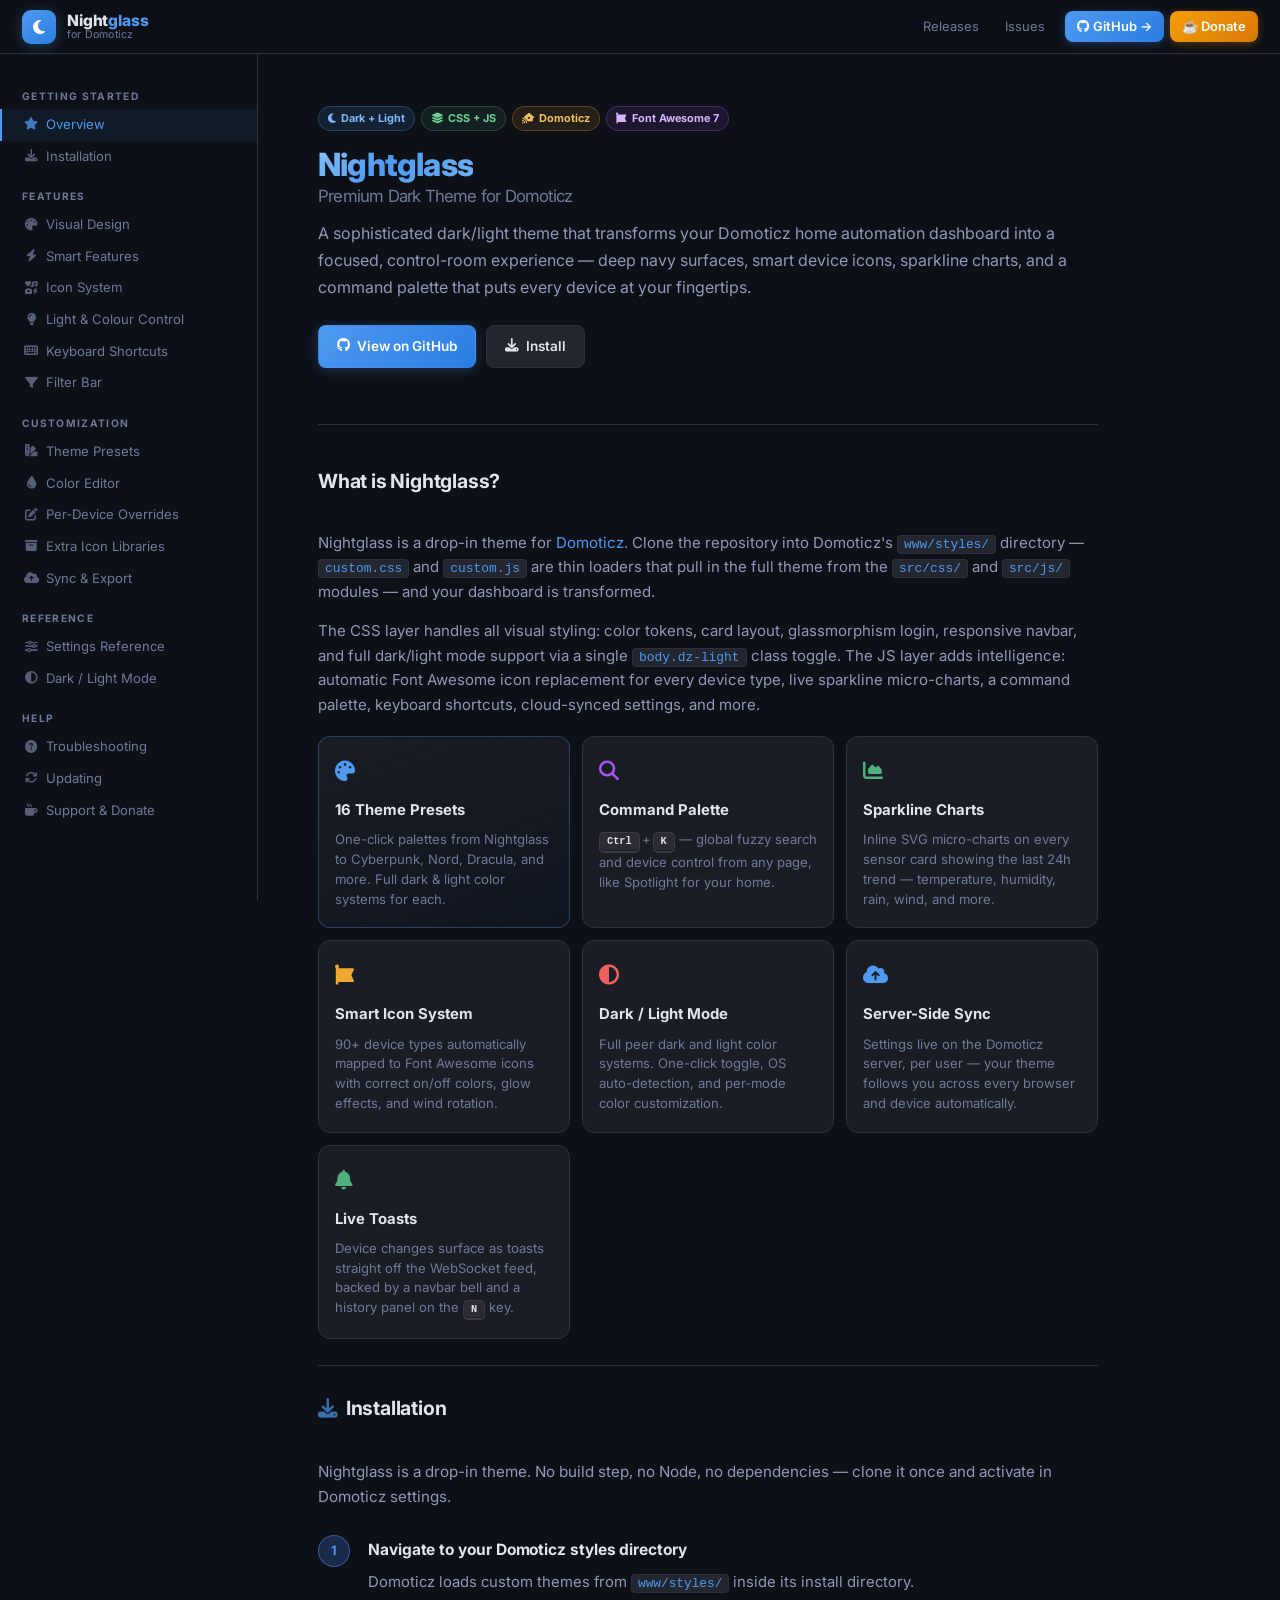
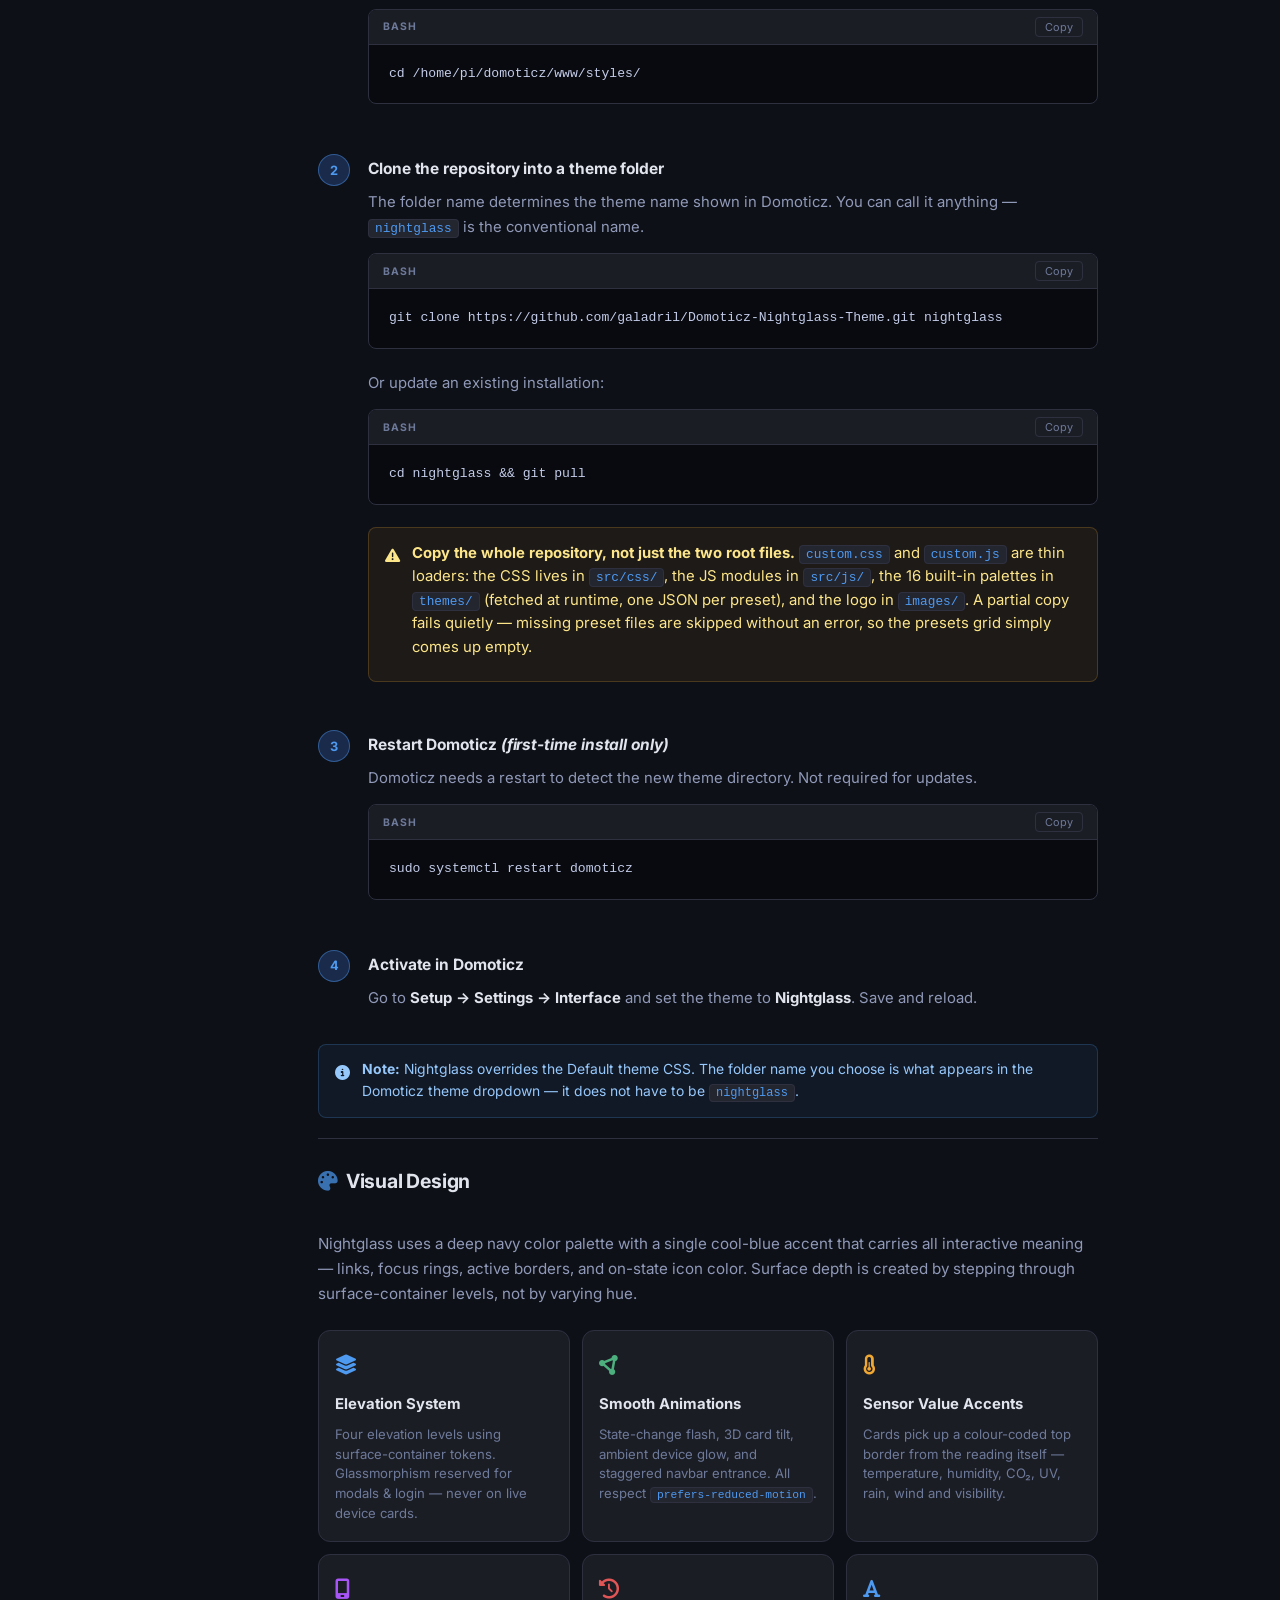
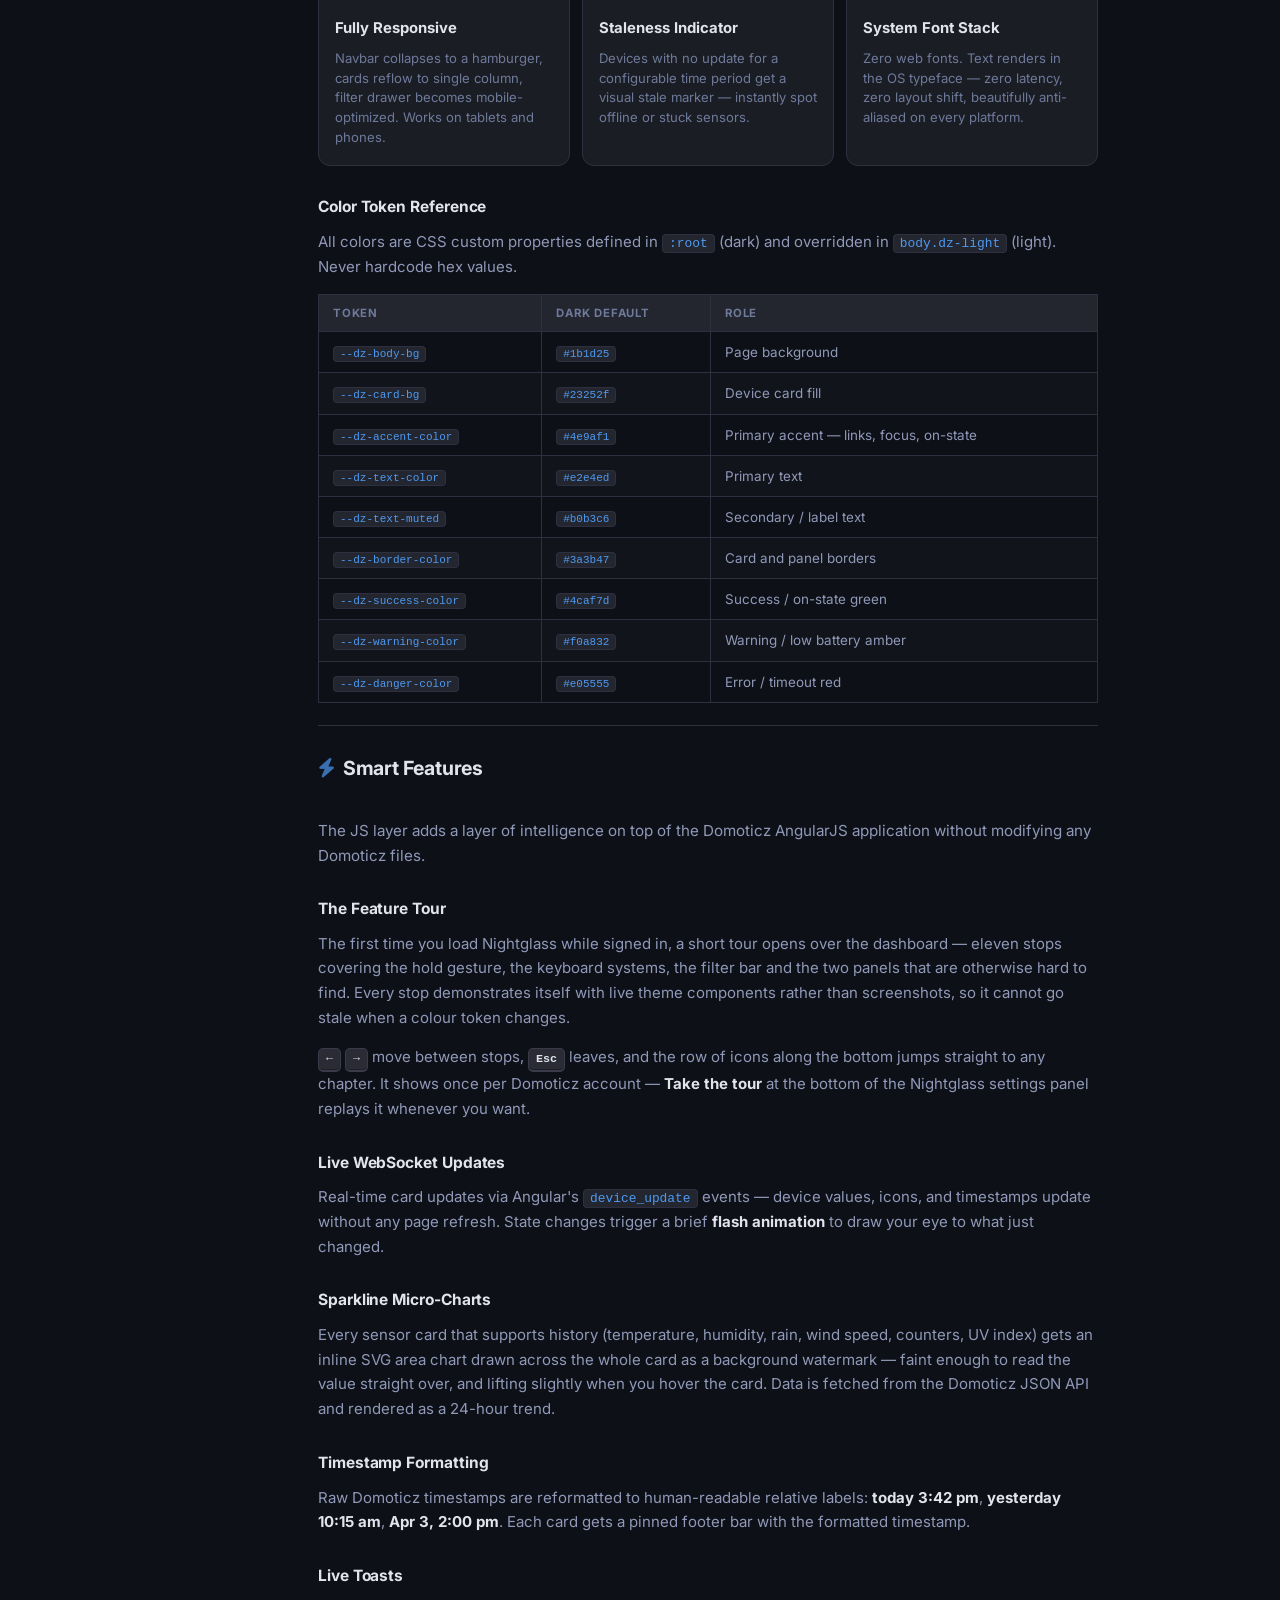
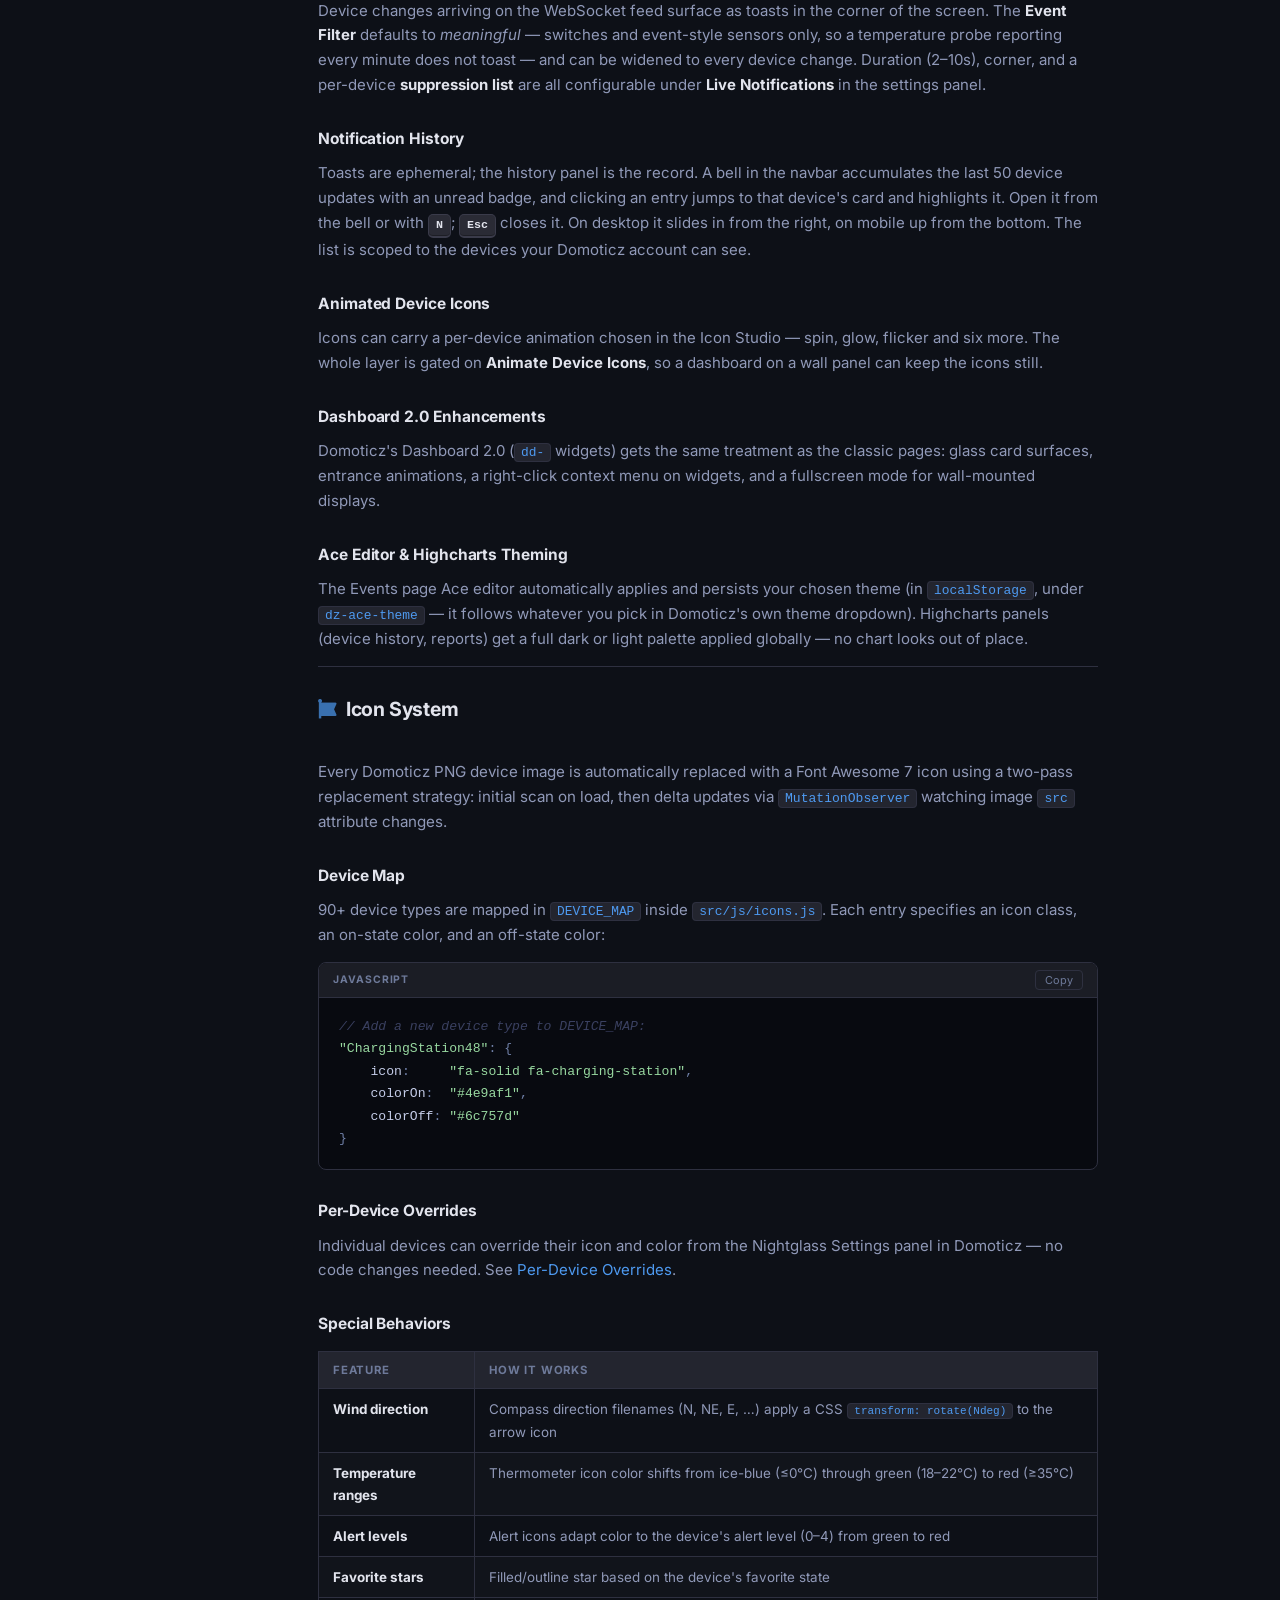
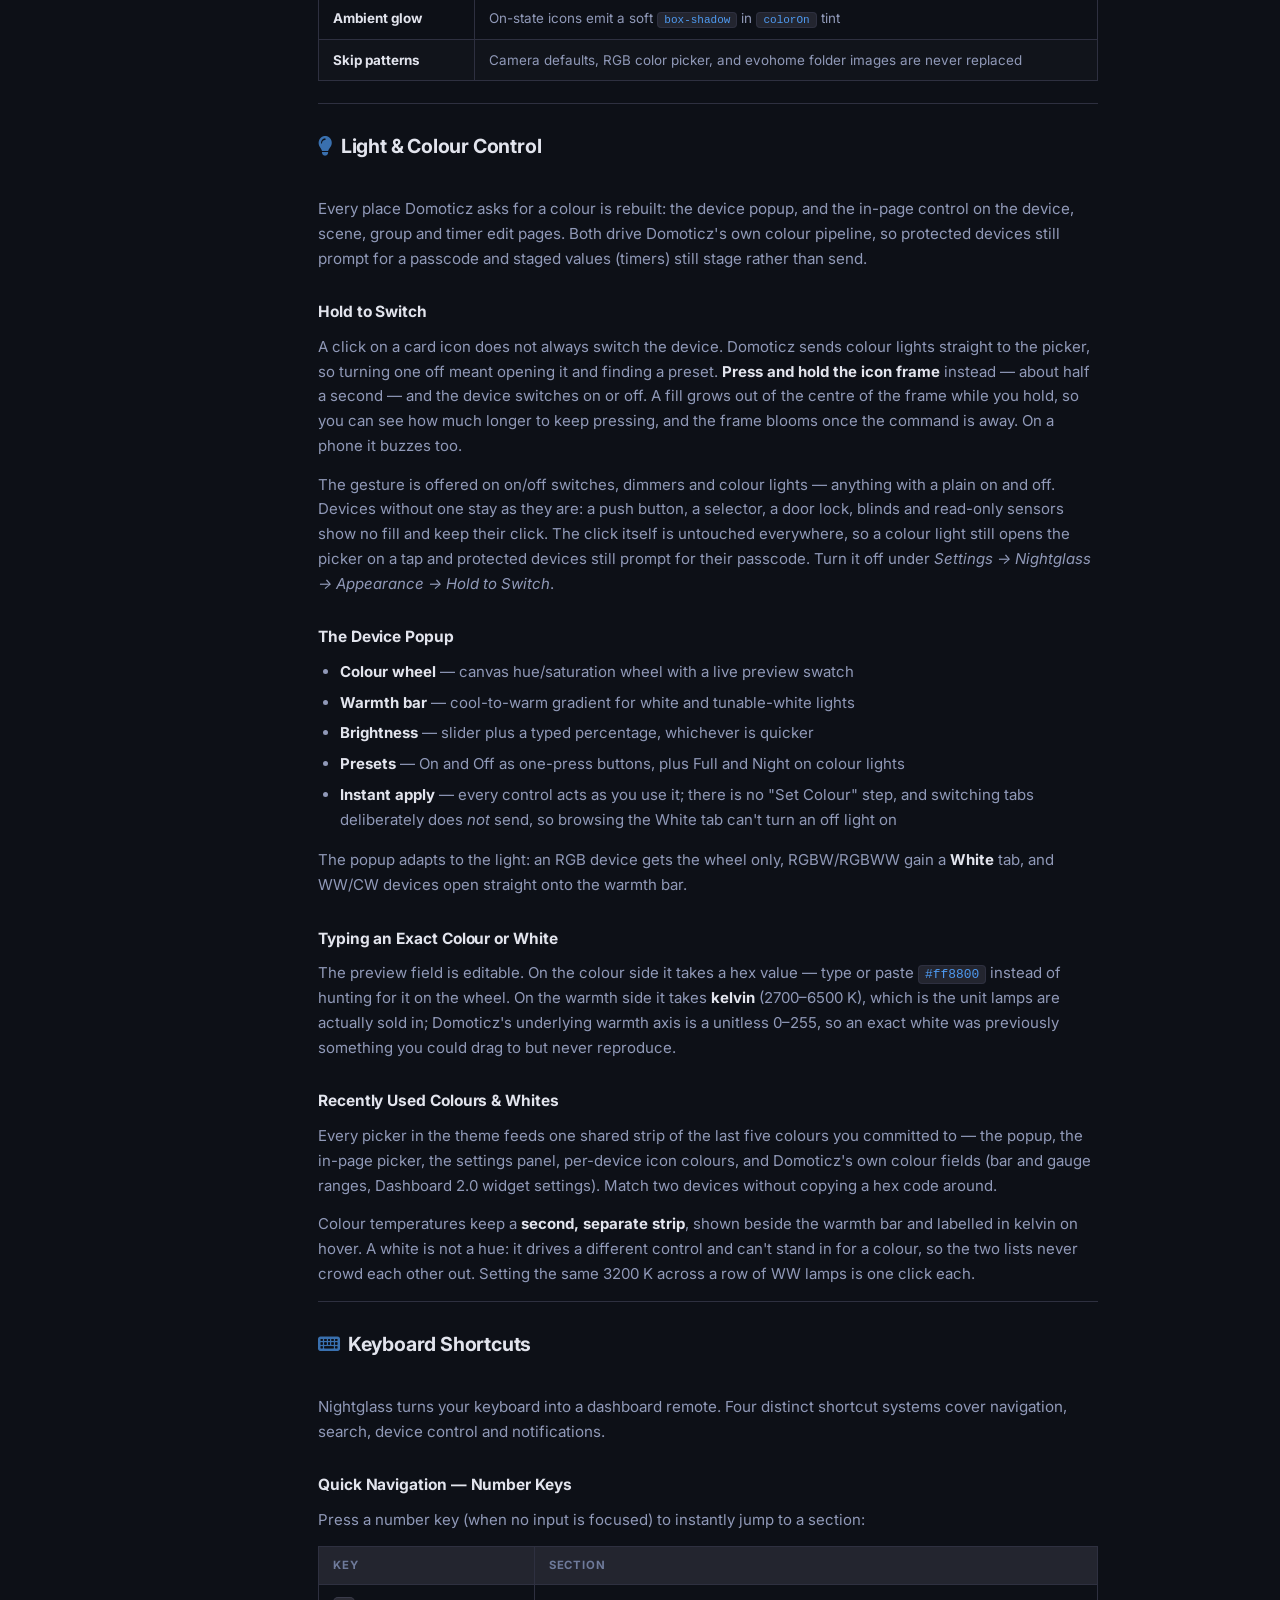
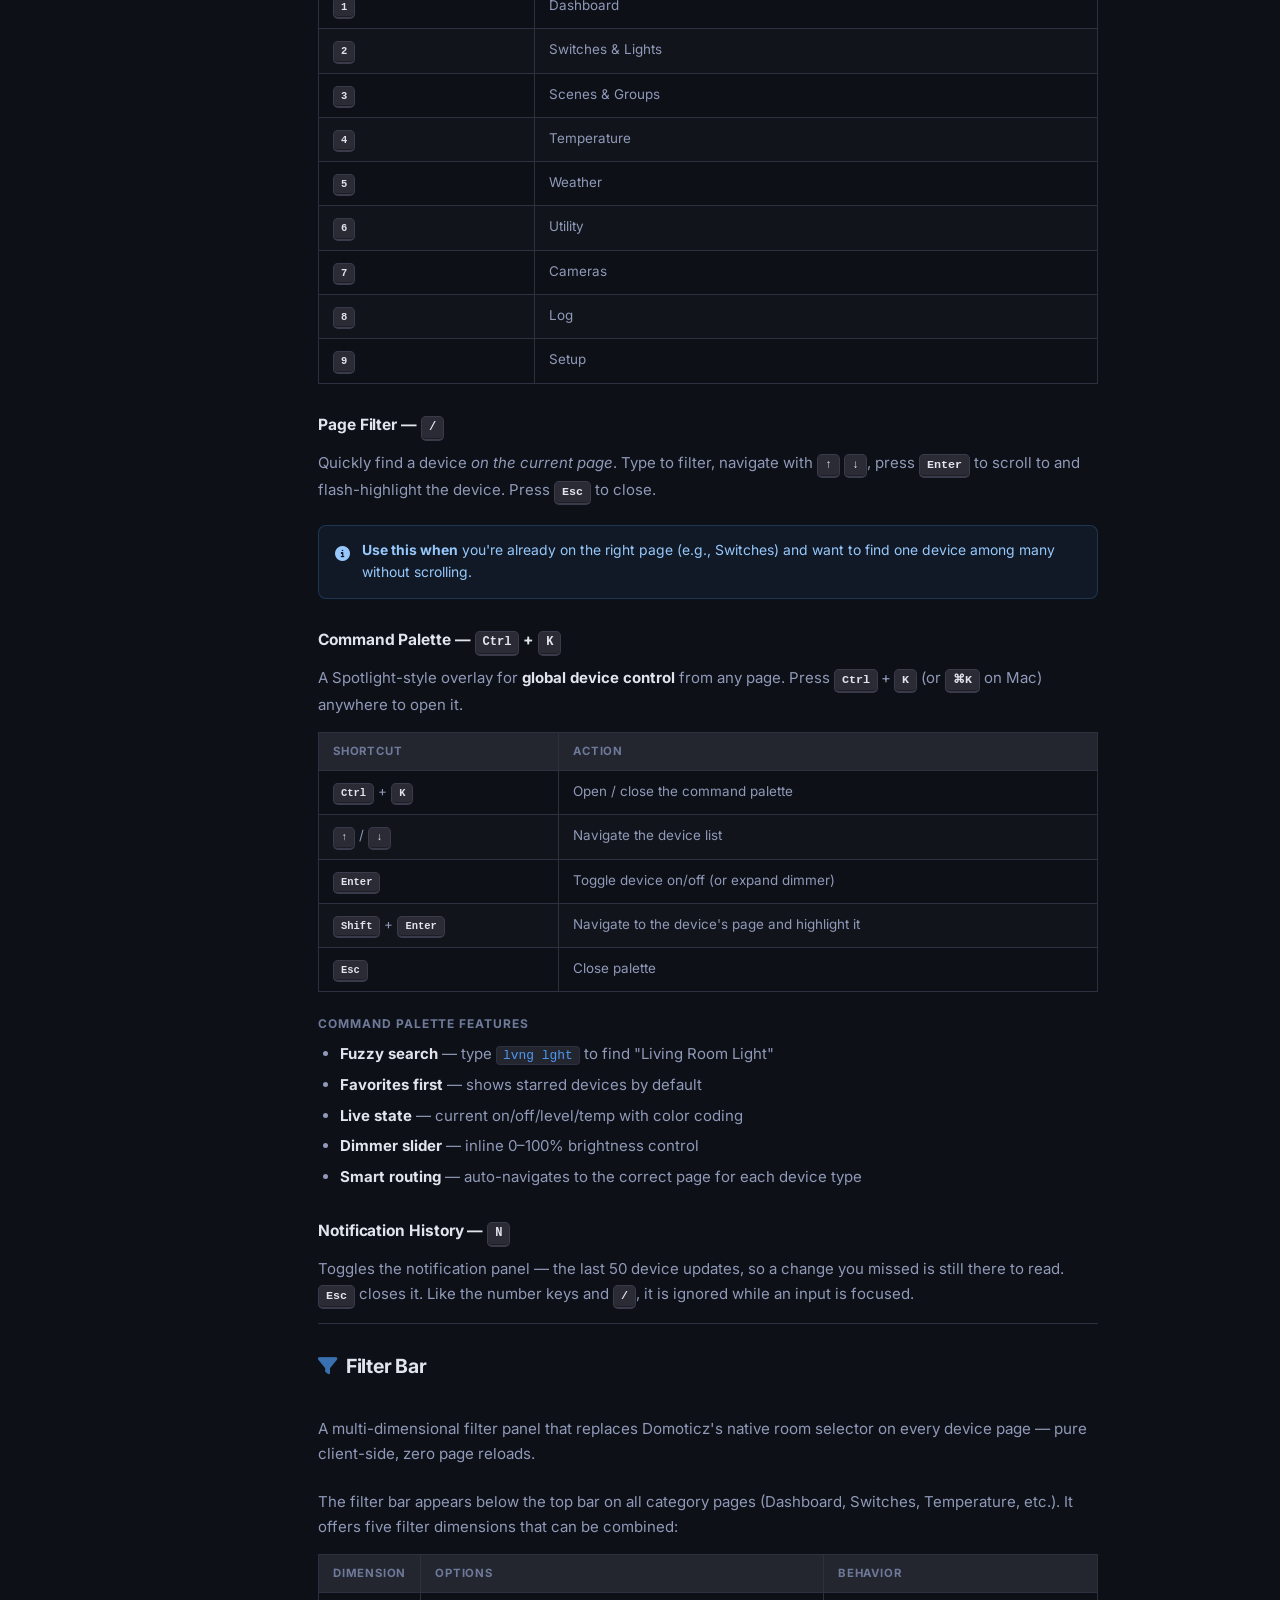
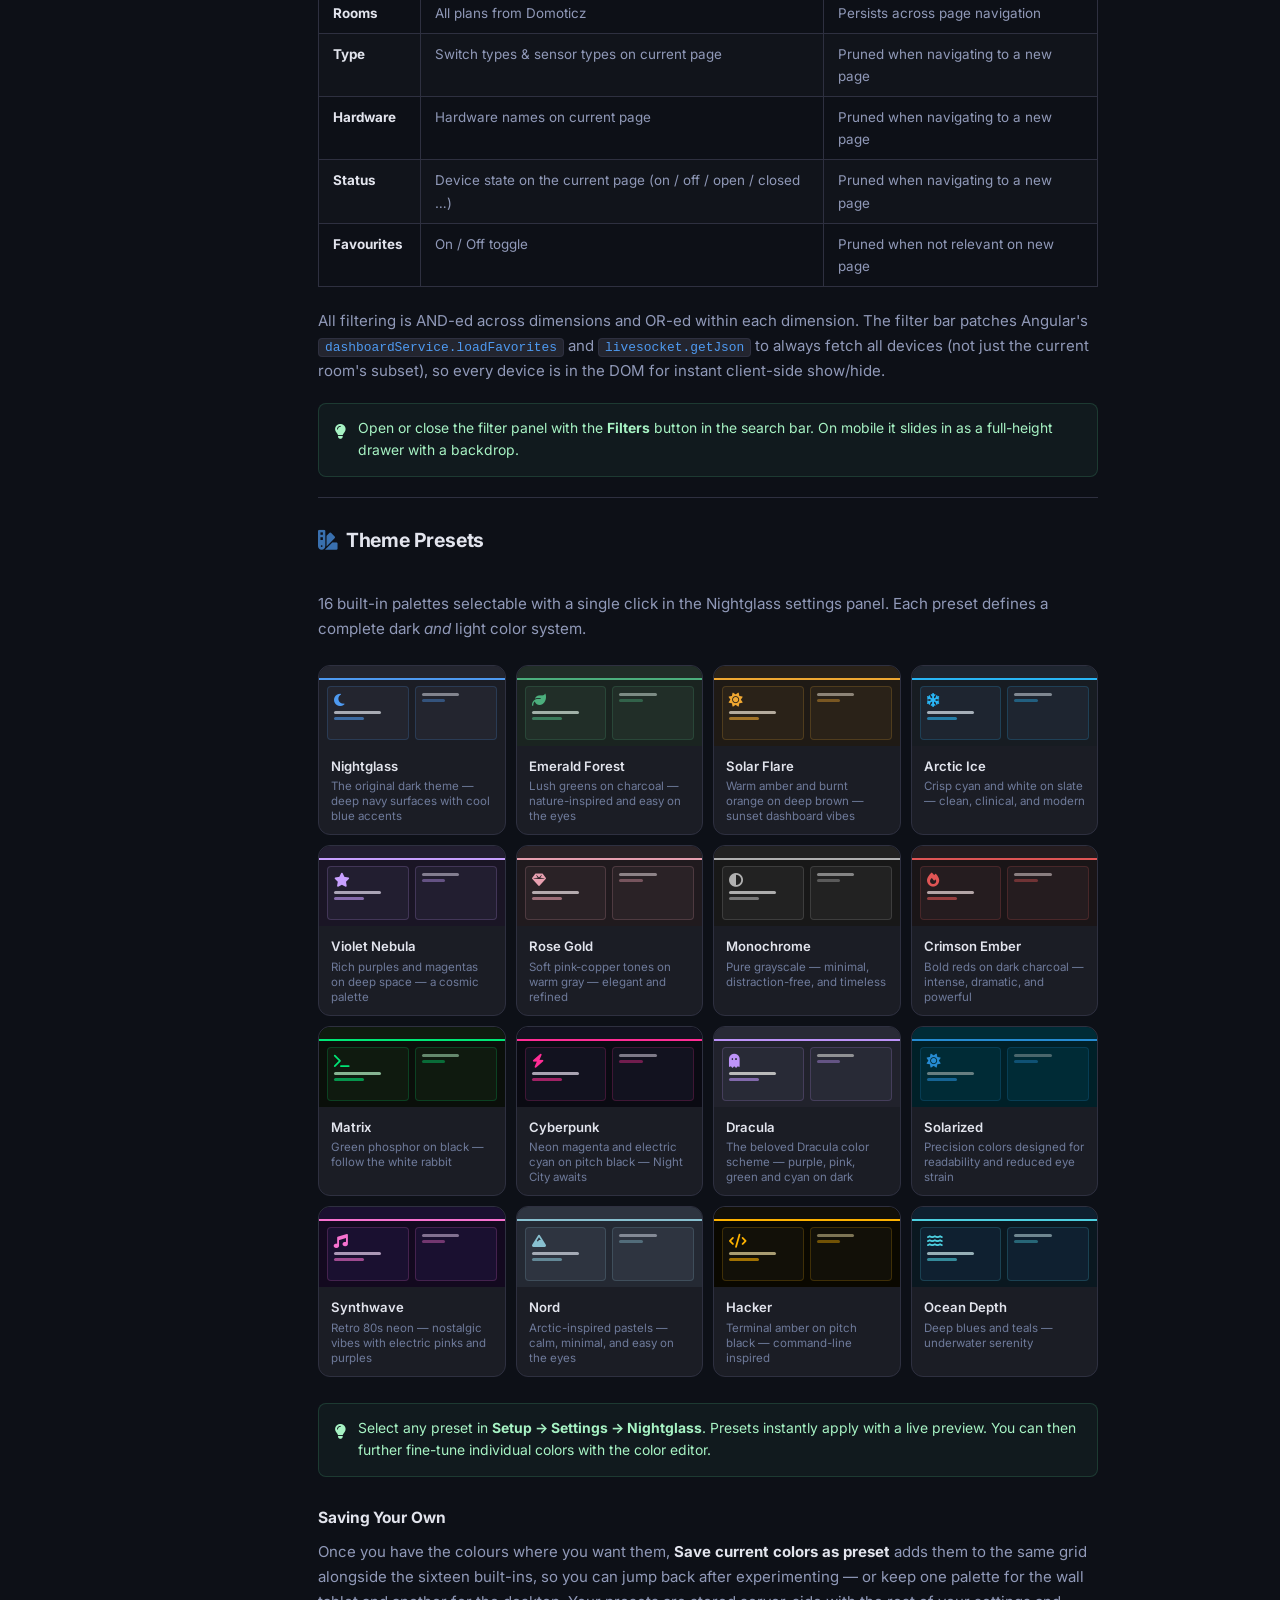
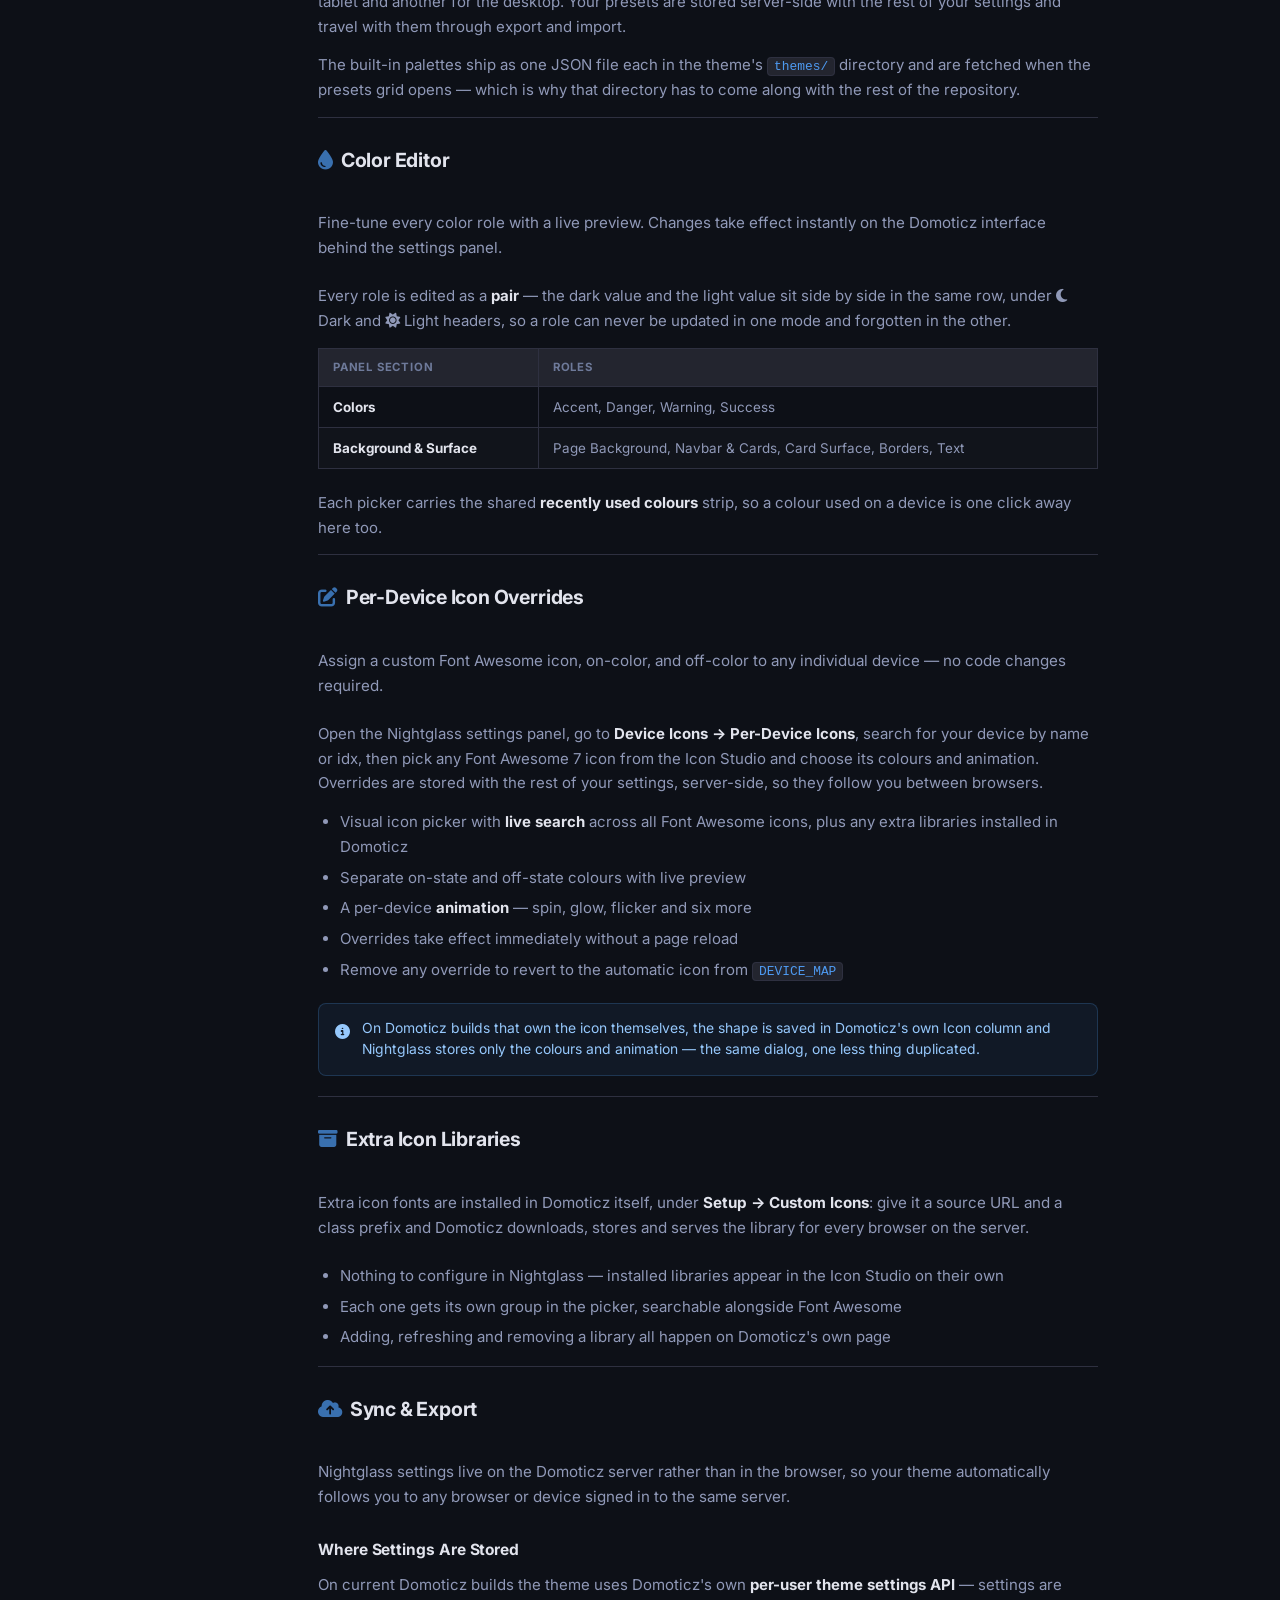
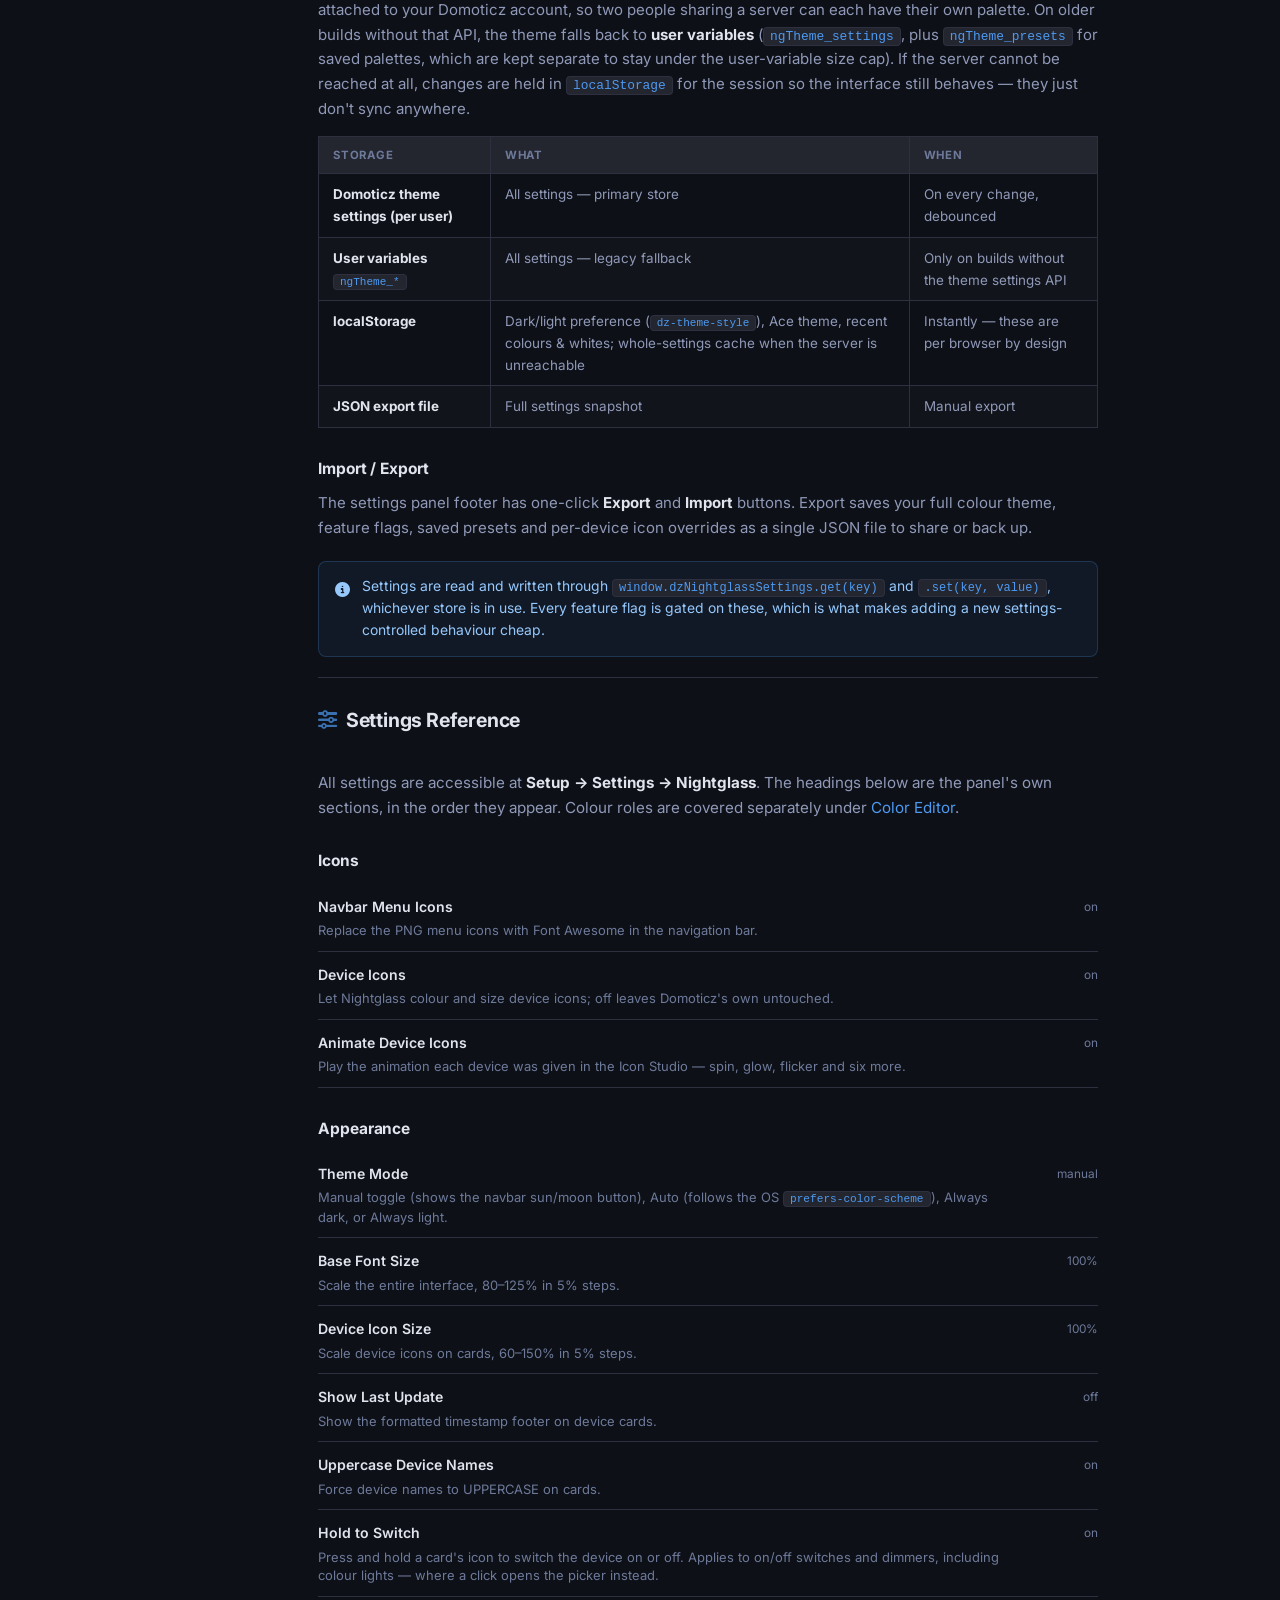
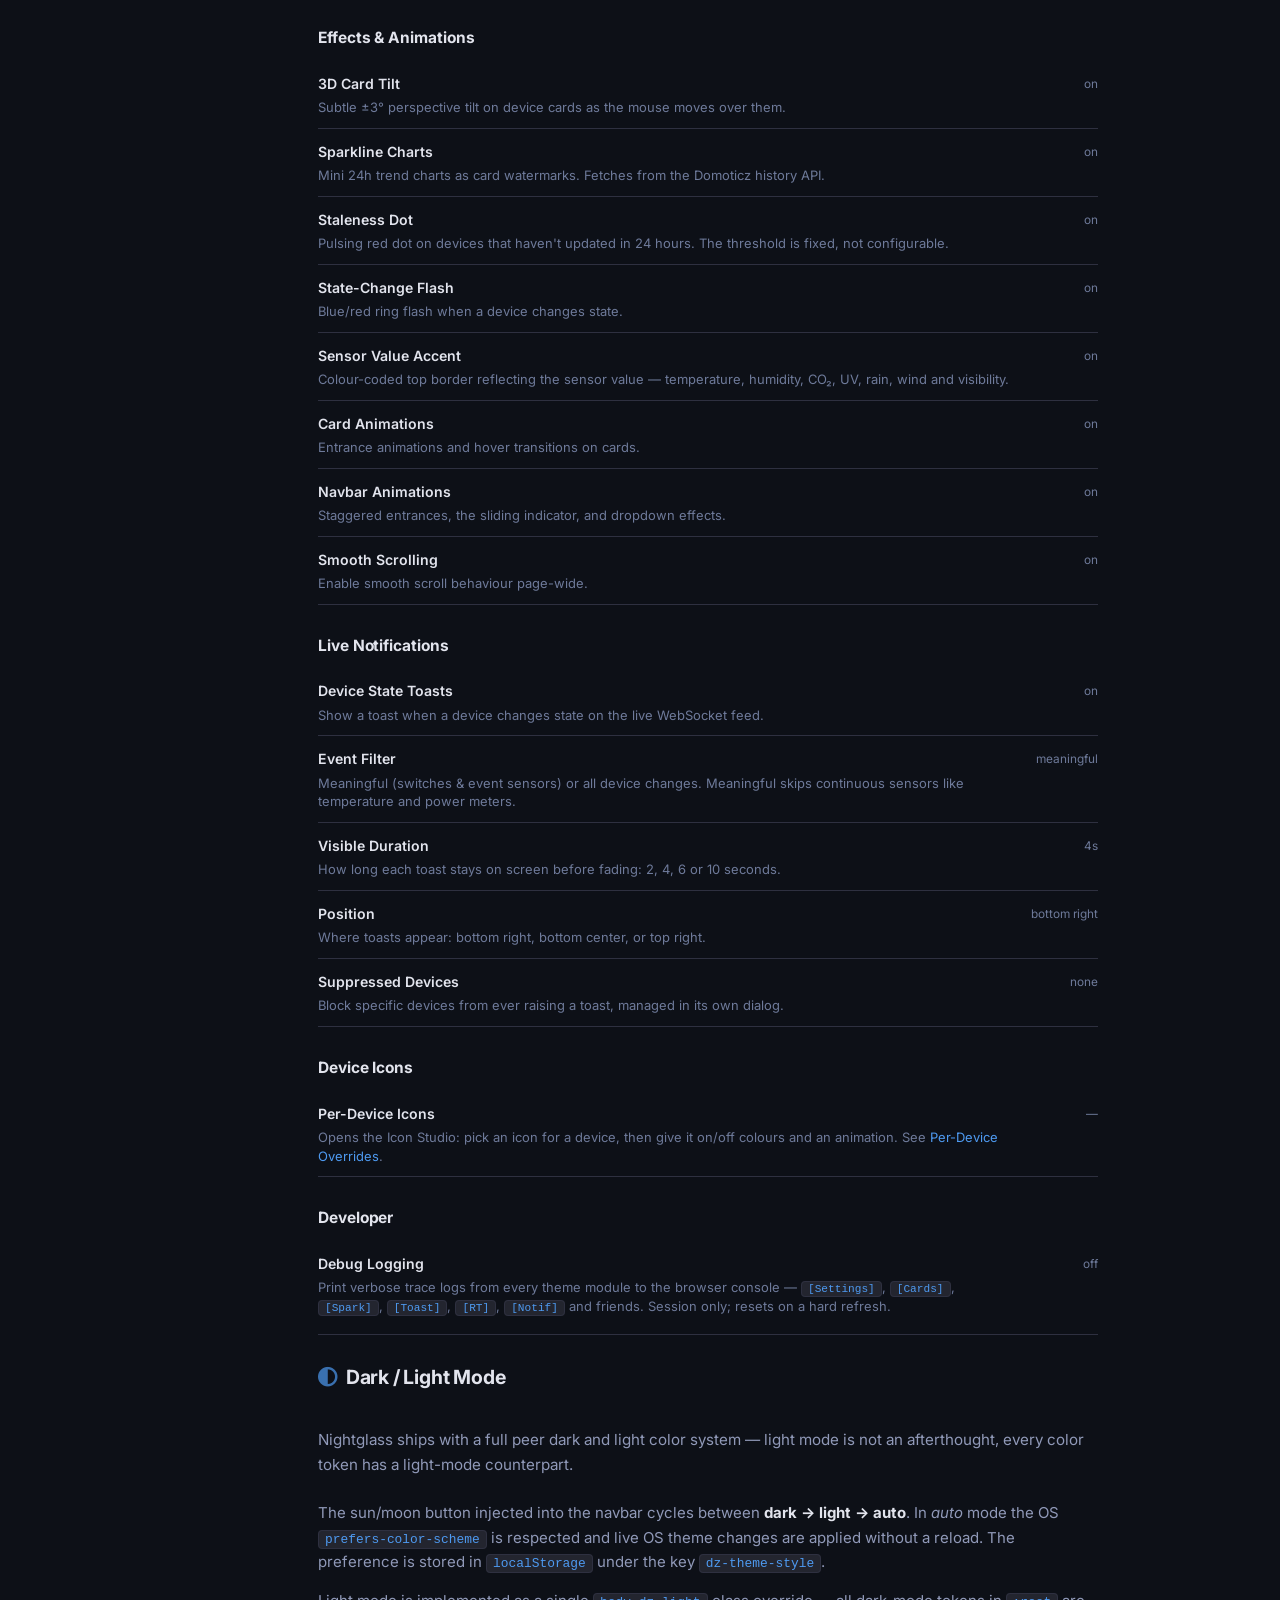
<file: docs/index.html>
<!DOCTYPE html>
<html lang="en">
<head>
    <meta charset="UTF-8">
    <meta name="viewport" content="width=device-width, initial-scale=1.0">
    <title>Nightglass — Dark Theme for Domoticz</title>
    <meta name="description" content="A modern dark/light theme for Domoticz with Font Awesome icons, a command palette, sparkline charts, live toasts, 16 built-in presets, and settings that sync from the server.">
    <link rel="preconnect" href="https://fonts.googleapis.com">
    <link rel="preconnect" href="https://fonts.gstatic.com" crossorigin>
    <link href="https://fonts.googleapis.com/css2?family=Inter:wght@400;500;600;700;800&display=swap" rel="stylesheet">
    <link rel="stylesheet" href="https://cdnjs.cloudflare.com/ajax/libs/font-awesome/6.5.2/css/all.min.css" crossorigin="anonymous" referrerpolicy="no-referrer">
    <style>
        :root {
            --sidebar-w: 258px;
            --topbar-h:  54px;
            --bg:        #0d1017;
            --surface:   #1b1d25;
            --surface-2: #23252f;
            --surface-3: #2a2b35;
            --border:    #2e3040;
            --border-2:  #3a3b4a;
            --text:      #e2e4ed;
            --muted:     #6e7a9a;
            --muted-2:   #9099b8;
            --accent:    #4e9af1;
            --accent-2:  #2a7de1;
            --accent-dim:#1a2a4a;
            --green:     #4caf7d;
            --green-dim: #1d3a28;
            --amber:     #f0a832;
            --amber-dim: #3a2800;
            --red:       #e05555;
            --red-dim:   #3a1010;
            --purple:    #a855f7;
            --purple-dim:#2a1040;
            --code-bg:   #080a10;
            --radius:    8px;
            --radius-lg: 12px;
        }
        *, *::before, *::after { box-sizing: border-box; margin: 0; padding: 0; }
        html { scroll-behavior: smooth; scroll-padding-top: calc(var(--topbar-h) + 32px); }
        body {
            font-family: 'Inter', -apple-system, BlinkMacSystemFont, "Segoe UI", sans-serif;
            background: var(--bg);
            color: var(--text);
            line-height: 1.65;
            font-size: 15px;
            -webkit-font-smoothing: antialiased;
        }
        a { color: var(--accent); text-decoration: none; }
        a:hover { text-decoration: underline; }
        code {
            font-family: "JetBrains Mono", "Fira Code", "Cascadia Code", Consolas, monospace;
            font-size: 0.86em;
            background: var(--surface-2);
            border: 1px solid var(--border);
            padding: 1px 6px;
            border-radius: 4px;
            color: var(--accent);
        }

        /* ── Topbar ────────────────────────────────────────────── */
        #topbar {
            position: fixed; top: 0; left: 0; right: 0; z-index: 300;
            height: var(--topbar-h);
            background: rgba(13,16,23,0.96);
            backdrop-filter: blur(14px);
            border-bottom: 1px solid var(--border);
            display: flex; align-items: center;
            padding: 0 22px; gap: 14px;
        }
        .logo {
            display: flex; align-items: center; gap: 11px;
            text-decoration: none; flex-shrink: 0;
        }
        .logo:hover { text-decoration: none; }
        .logo-icon {
            width: 34px; height: 34px; flex-shrink: 0;
            border-radius: 9px;
            background: linear-gradient(145deg, var(--accent), var(--accent-2));
            display: flex; align-items: center; justify-content: center;
            box-shadow: 0 2px 14px rgba(78,154,241,0.32);
            font-size: 1rem; color: #fff;
        }
        .logo-text-wrap { display: flex; flex-direction: column; line-height: 1.1; }
        .logo-name { font-size: 0.97rem; font-weight: 800; color: var(--text); letter-spacing: -0.01em; }
        .logo-name span { color: var(--accent); }
        .logo-sub  { font-size: 0.66rem; color: var(--muted); font-weight: 400; letter-spacing: 0.02em; }
        #topbar-nav { margin-left: auto; display: flex; gap: 2px; align-items: center; }
        #topbar-nav a {
            padding: 5px 12px; border-radius: var(--radius);
            font-size: 0.81rem; color: var(--muted);
            transition: background 0.14s, color 0.14s;
        }
        #topbar-nav a:hover { background: var(--surface); color: var(--text); text-decoration: none; }
        #topbar-nav a.cta {
            background: linear-gradient(135deg, var(--accent), var(--accent-2));
            color: #fff; font-weight: 600; margin-left: 6px;
            box-shadow: 0 2px 10px rgba(78,154,241,0.28);
        }
        #topbar-nav a.cta:hover { opacity: 0.88; text-decoration: none; }
        #topbar-donate {
            background: linear-gradient(135deg, #f59e0b, #d97706) !important;
            color: #fff !important; font-weight: 600; margin-left: 4px;
            box-shadow: 0 2px 8px rgba(245,158,11,0.3);
        }
        #topbar-donate:hover { opacity: 0.9; text-decoration: none !important; }
        #hamburger {
            display: none; background: none;
            border: 1px solid var(--border); color: var(--muted);
            cursor: pointer; padding: 5px 10px; border-radius: var(--radius);
            font-size: 1rem; line-height: 1;
        }
        #hamburger:hover { color: var(--text); }

        /* ── Layout ────────────────────────────────────────────── */
        #layout { display: flex; padding-top: var(--topbar-h); min-height: 100vh; }

        /* ── Sidebar ───────────────────────────────────────────── */
        #sidebar {
            width: var(--sidebar-w); flex-shrink: 0;
            position: sticky; top: var(--topbar-h);
            height: calc(100vh - var(--topbar-h));
            overflow-y: auto; overflow-x: hidden;
            padding: 24px 0 48px;
            border-right: 1px solid var(--border);
            scrollbar-width: thin;
            scrollbar-color: var(--border) transparent;
        }
        #sidebar::-webkit-scrollbar { width: 4px; }
        #sidebar::-webkit-scrollbar-thumb { background: var(--border); border-radius: 2px; }
        .nav-group { margin-bottom: 6px; }
        .nav-label {
            display: block; padding: 10px 22px 4px;
            font-size: 0.64rem; font-weight: 700;
            text-transform: uppercase; letter-spacing: 0.13em;
            color: var(--muted);
        }
        .nav-link {
            display: flex; align-items: center; gap: 8px;
            padding: 5px 18px 5px 22px;
            font-size: 0.82rem; color: var(--muted);
            border-left: 2px solid transparent;
            transition: color 0.12s, background 0.12s;
        }
        .nav-link:hover { color: var(--text); text-decoration: none; border-left-color: var(--border); background: rgba(78,154,241,0.04); }
        .nav-link.active { color: var(--accent); border-left-color: var(--accent); background: rgba(78,154,241,0.08); }
        .nav-link .ni { font-size: 0.78rem; width: 14px; text-align: center; opacity: 0.75; }

        /* ── Content ───────────────────────────────────────────── */
        #content {
            flex: 1; min-width: 0;
            max-width: 900px;
            padding: 52px 60px 110px;
        }

        /* ── Typography ────────────────────────────────────────── */
        h1 { font-size: 2.0rem; font-weight: 800; line-height: 1.13; margin-bottom: 14px; letter-spacing: -0.025em; }
        h2 {
            font-size: 1.22rem; font-weight: 700;
            margin: 0 0 18px; padding: 26px 0 16px;
            border-top: 1px solid var(--border);
            letter-spacing: -0.01em;
        }
        section:first-child h2 { border-top: none; padding-top: 4px; }
        h3 { font-size: 0.97rem; font-weight: 700; margin: 28px 0 10px; letter-spacing: -0.005em; }
        h4 { font-size: 0.75rem; font-weight: 700; margin: 20px 0 8px; color: var(--muted); text-transform: uppercase; letter-spacing: 0.08em; }
        p { margin-bottom: 14px; color: var(--muted-2); }
        p strong { color: var(--text); }
        ul, ol { margin: 0 0 16px 22px; }
        li { margin-bottom: 6px; color: var(--muted-2); }
        li strong { color: var(--text); }
        .lead { font-size: 1.0rem; color: var(--muted-2); margin-bottom: 24px; line-height: 1.7; }

        /* ── Hero ──────────────────────────────────────────────── */
        .hero-layout {
            display: flex; align-items: flex-start; gap: 36px;
            margin-bottom: 36px; padding-bottom: 36px;
            border-bottom: 1px solid var(--border);
        }
        .hero-text { flex: 1; min-width: 0; }
        .gradient-text {
            background: linear-gradient(135deg, #8bbff8 0%, var(--accent) 45%, #6db3f8 100%);
            -webkit-background-clip: text; -webkit-text-fill-color: transparent;
            background-clip: text;
        }
        .title-sub {
            font-size: 1.05rem; font-weight: 400; color: var(--muted);
            display: block; margin-top: 3px; -webkit-text-fill-color: var(--muted);
        }
        .page-tags { display: flex; gap: 6px; flex-wrap: wrap; margin-bottom: 16px; }

        /* ── Badges ────────────────────────────────────────────── */
        .badge {
            display: inline-flex; align-items: center; gap: 5px;
            font-size: 0.68rem; font-weight: 700;
            padding: 3px 9px; border-radius: 20px; line-height: 1.6;
        }
        .badge.blue   { background: rgba(78,154,241,0.12); color: #7db8f8; border: 1px solid rgba(78,154,241,0.3); }
        .badge.green  { background: rgba(76,175,125,0.1);  color: #6fcf97; border: 1px solid rgba(76,175,125,0.28); }
        .badge.amber  { background: rgba(240,168,50,0.1);  color: #f0c060; border: 1px solid rgba(240,168,50,0.28); }
        .badge.purple { background: rgba(168,85,247,0.1);  color: #d8b4fe; border: 1px solid rgba(168,85,247,0.3); }
        .badge.red    { background: rgba(224,85,85,0.1);   color: #f09090; border: 1px solid rgba(224,85,85,0.28); }

        /* ── Callouts ──────────────────────────────────────────── */
        .callout {
            border-radius: var(--radius); padding: 14px 16px;
            margin: 20px 0; display: flex; gap: 12px;
            font-size: 0.87rem; line-height: 1.58;
        }
        .callout .ci { font-size: 0.95rem; flex-shrink: 0; margin-top: 2px; }
        .callout.tip  { background: rgba(76,175,125,0.07);  border: 1px solid rgba(76,175,125,0.22);  color: #a7f3c4; }
        .callout.note { background: rgba(78,154,241,0.07);  border: 1px solid rgba(78,154,241,0.22);  color: #96c8fc; }
        .callout.warn { background: rgba(240,168,50,0.07);  border: 1px solid rgba(240,168,50,0.22);  color: #fde68a; }
        .callout p    { color: inherit; margin: 0; }
        .callout strong { color: inherit; }
        .callout a    { color: inherit; text-decoration: underline; }

        /* ── Steps ─────────────────────────────────────────────── */
        .steps { margin: 6px 0 22px; }
        .step  { display: grid; grid-template-columns: 34px 1fr; gap: 0 16px; margin-bottom: 26px; align-items: start; }
        .step-n {
            width: 32px; height: 32px; border-radius: 50%;
            background: var(--accent-dim); color: var(--accent);
            border: 1.5px solid rgba(78,154,241,0.45);
            display: flex; align-items: center; justify-content: center;
            font-weight: 700; font-size: 0.8rem; flex-shrink: 0; margin-top: 2px;
        }
        .step-body h3 { margin-top: 4px; margin-bottom: 8px; }
        .step-body p  { margin-bottom: 8px; font-size: 0.93rem; }

        /* ── Code blocks ───────────────────────────────────────── */
        .code-wrap {
            background: var(--code-bg);
            border: 1px solid var(--border);
            border-radius: var(--radius);
            margin: 14px 0 22px; overflow: hidden;
        }
        .code-header {
            background: var(--surface);
            border-bottom: 1px solid var(--border);
            padding: 7px 14px;
            display: flex; justify-content: space-between; align-items: center;
        }
        .code-lang {
            font-size: 0.65rem; font-weight: 700; text-transform: uppercase;
            letter-spacing: 0.09em; color: var(--muted);
        }
        .copy-btn {
            font-size: 0.68rem; color: var(--muted); background: none;
            border: 1px solid var(--border); cursor: pointer;
            padding: 2px 9px; border-radius: 4px; font-family: inherit;
            transition: color 0.14s, border-color 0.14s;
        }
        .copy-btn:hover { color: var(--text); border-color: var(--muted); }
        .copy-btn.ok { color: var(--green); border-color: rgba(76,175,125,0.45); }
        pre {
            padding: 18px 20px; overflow-x: auto;
            font-family: "JetBrains Mono", "Fira Code", Consolas, monospace;
            font-size: 0.82rem; line-height: 1.72; color: #c4cce8;
        }
        pre code { background: none; border: none; padding: 0; font-size: inherit; border-radius: 0; color: #c4cce8; }
        .kw  { color: #7db8f8; }
        .str { color: #98d8a0; }
        .cm  { color: #3a4060; font-style: italic; }
        .fn  { color: #e2a3f0; }
        .num { color: #fda082; }
        .punc { color: #7080a8; }

        /* ── Tables ────────────────────────────────────────────── */
        .tbl-wrap { overflow-x: auto; margin: 14px 0 22px; }
        table { width: 100%; border-collapse: collapse; font-size: 0.84rem; }
        th {
            text-align: left; padding: 9px 14px;
            background: var(--surface-2); border: 1px solid var(--border);
            font-size: 0.71rem; font-weight: 700;
            text-transform: uppercase; letter-spacing: 0.07em; color: var(--muted);
        }
        td { padding: 9px 14px; border: 1px solid var(--border); vertical-align: top; color: var(--muted-2); }
        tr:nth-child(even) td { background: rgba(255,255,255,0.015); }
        td strong { color: var(--text); }
        td code { font-size: 0.82em; }

        /* ── Keyboard key badges ────────────────────────────────── */
        .key {
            display: inline-flex; align-items: center; justify-content: center;
            background: var(--surface-3); border: 1px solid var(--border-2);
            border-bottom: 2px solid var(--border-2);
            border-radius: 5px; padding: 1px 7px;
            font-family: "JetBrains Mono", Consolas, monospace;
            font-size: 0.78em; font-weight: 600; color: var(--text);
            box-shadow: inset 0 -1px 0 rgba(0,0,0,0.3);
            white-space: nowrap;
        }

        /* ── Feature grid ───────────────────────────────────────── */
        .feature-grid {
            display: grid;
            grid-template-columns: repeat(auto-fit, minmax(248px, 1fr));
            gap: 12px; margin: 18px 0 26px;
        }
        .feature-card {
            background: var(--surface);
            border: 1px solid var(--border);
            border-radius: var(--radius-lg);
            padding: 18px 16px;
            display: flex; flex-direction: column; gap: 8px;
            transition: border-color 0.18s, transform 0.15s;
        }
        .feature-card:hover { border-color: var(--border-2); transform: translateY(-1px); }
        .feature-card.accent { border-color: rgba(78,154,241,0.32); background: linear-gradient(160deg, var(--surface), rgba(78,154,241,0.04)); }
        .fc-icon {
            font-size: 1.25rem; margin-bottom: 2px;
        }
        .fc-title { font-size: 0.93rem; font-weight: 700; color: var(--text); }
        .fc-desc  { font-size: 0.82rem; color: var(--muted); line-height: 1.5; }

        /* ── Theme preset grid (matches real settings panel) ───── */
        .preset-grid {
            display: grid;
            grid-template-columns: repeat(auto-fill, minmax(168px, 1fr));
            gap: 10px; margin: 18px 0 26px;
        }
        .ng-preset-card {
            background: var(--surface);
            border: 1px solid var(--border);
            border-radius: 12px;
            padding: 0;
            cursor: default;
            transition: all 0.25s ease;
            overflow: hidden;
            text-align: left;
            display: flex;
            flex-direction: column;
        }
        .ng-preset-card:hover {
            border-color: var(--accent);
            transform: translateY(-2px);
            box-shadow: 0 4px 16px rgba(0,0,0,0.3);
        }
        .ng-preset-preview {
            height: 80px;
            border-radius: 11px 11px 0 0;
            overflow: hidden;
            position: relative;
            display: flex;
            flex-direction: column;
        }
        .ng-preset-preview-bar { height: 14px; flex-shrink: 0; }
        .ng-preset-preview-body {
            flex: 1; display: flex; gap: 6px;
            padding: 6px 8px; align-items: stretch;
        }
        .ng-preset-preview-card {
            flex: 1; border-radius: 4px; padding: 6px;
            display: flex; flex-direction: column;
            align-items: flex-start; gap: 4px;
        }
        .ng-preset-preview-lines { display: flex; flex-direction: column; gap: 3px; width: 100%; }
        .ng-preset-info { padding: 10px 12px; display: flex; flex-direction: column; gap: 2px; }
        .ng-preset-name { font-size: 0.82rem; font-weight: 600; color: var(--text); }
        .ng-preset-desc { font-size: 0.72rem; color: var(--muted); line-height: 1.3; }

        /* ── Buttons ────────────────────────────────────────────── */
        .btn-row { display: flex; gap: 10px; flex-wrap: wrap; margin: 20px 0; }
        .btn {
            display: inline-flex; align-items: center; gap: 7px;
            padding: 9px 18px; border-radius: var(--radius);
            font-size: 0.85rem; font-weight: 600;
            text-decoration: none; border: 1px solid var(--border);
            background: var(--surface-2); color: var(--text);
            transition: border-color 0.15s, transform 0.12s;
        }
        .btn:hover { text-decoration: none; border-color: var(--accent); transform: translateY(-1px); }
        .btn.primary {
            background: linear-gradient(135deg, var(--accent), var(--accent-2));
            color: #fff; border-color: transparent;
            box-shadow: 0 2px 12px rgba(78,154,241,0.28);
        }
        .btn.primary:hover { opacity: 0.9; }

        /* ── Settings reference rows ────────────────────────────── */
        .setting-row {
            padding: 11px 0; border-bottom: 1px solid var(--border);
            display: grid; grid-template-columns: 1fr 72px;
            gap: 8px; align-items: start;
        }
        .setting-row:last-child { border-bottom: none; }
        .setting-name { font-size: 0.88rem; font-weight: 600; color: var(--text); margin-bottom: 3px; }
        .setting-desc { font-size: 0.81rem; color: var(--muted); line-height: 1.45; }
        .setting-default { font-size: 0.74rem; color: var(--muted); text-align: right; padding-top: 3px; }

        /* ── Footer ────────────────────────────────────────────── */
        footer {
            border-top: 1px solid var(--border); padding: 24px 60px;
            font-size: 0.78rem; color: var(--muted);
            display: flex; justify-content: space-between; gap: 10px; flex-wrap: wrap;
        }
        footer a { color: var(--muted); }
        footer a:hover { color: var(--text); }

        /* ── Misc ───────────────────────────────────────────────── */
        section { margin-bottom: 6px; }
        .section-intro { font-size: 0.95rem; color: var(--muted-2); margin-bottom: 24px; line-height: 1.65; }
        hr { border: none; border-top: 1px solid var(--border); margin: 8px 0 0; }

        /* ── Responsive ────────────────────────────────────────── */
        @media (max-width: 980px) { #content { padding: 40px 32px 80px; max-width: none; } }
        @media (max-width: 720px) {
            #hamburger { display: block; }
            #sidebar {
                position: fixed; z-index: 200;
                top: var(--topbar-h); left: 0;
                height: calc(100vh - var(--topbar-h));
                background: var(--bg);
                transform: translateX(-100%);
                transition: transform 0.22s ease;
                box-shadow: 4px 0 28px rgba(0,0,0,0.55);
            }
            #sidebar.open { transform: translateX(0); }
            #overlay {
                display: none; position: fixed; inset: 0; z-index: 150;
                background: rgba(0,0,0,0.55); top: var(--topbar-h);
            }
            #overlay.show { display: block; }
            #topbar-nav { display: none; }
            #content { padding: 26px 18px 80px; }
            h1 { font-size: 1.5rem; }
            .hero-layout { flex-direction: column; }
            .feature-grid { grid-template-columns: 1fr; }
            .preset-grid { grid-template-columns: repeat(2, 1fr); }
            footer { padding: 20px 18px; }
        }
        @media (max-width: 420px) {
            .preset-grid { grid-template-columns: repeat(2, 1fr); }
        }
    </style>
</head>
<body>

<!-- ── Top bar ─────────────────────────────────────────────────── -->
<header id="topbar">
    <button id="hamburger" onclick="toggleSidebar()" aria-label="Toggle navigation">&#9776;</button>

    <a href="#overview" class="logo">
        <div class="logo-icon">
            <i class="fa-solid fa-moon"></i>
        </div>
        <div class="logo-text-wrap">
            <span class="logo-name">Night<span>glass</span></span>
            <span class="logo-sub">for Domoticz</span>
        </div>
    </a>

    <nav id="topbar-nav">
        <a href="https://github.com/galadril/Domoticz-Nightglass-Theme/releases">Releases</a>
        <a href="https://github.com/galadril/Domoticz-Nightglass-Theme/issues">Issues</a>
        <a href="https://github.com/galadril/Domoticz-Nightglass-Theme" class="cta"><i class="fa-brands fa-github"></i> GitHub &rarr;</a>
        <a href="https://www.paypal.me/markheinis" target="_blank" rel="noopener" id="topbar-donate">&#9749; Donate</a>
    </nav>
</header>

<div id="overlay" onclick="closeSidebar()"></div>

<div id="layout">

<!-- ═══════════════════════════════════════════════ SIDEBAR ═══ -->
<nav id="sidebar">
    <div class="nav-group">
        <span class="nav-label">Getting Started</span>
        <a class="nav-link active" href="#overview"><span class="ni"><i class="fa-solid fa-star"></i></span> Overview</a>
        <a class="nav-link" href="#installation"><span class="ni"><i class="fa-solid fa-download"></i></span> Installation</a>
    </div>
    <div class="nav-group">
        <span class="nav-label">Features</span>
        <a class="nav-link" href="#visual-design"><span class="ni"><i class="fa-solid fa-palette"></i></span> Visual Design</a>
        <a class="nav-link" href="#smart-features"><span class="ni"><i class="fa-solid fa-bolt"></i></span> Smart Features</a>
        <a class="nav-link" href="#icons"><span class="ni"><i class="fa-solid fa-icons"></i></span> Icon System</a>
        <a class="nav-link" href="#color-control"><span class="ni"><i class="fa-solid fa-lightbulb"></i></span> Light &amp; Colour Control</a>
        <a class="nav-link" href="#keyboard"><span class="ni"><i class="fa-solid fa-keyboard"></i></span> Keyboard Shortcuts</a>
        <a class="nav-link" href="#filter-bar"><span class="ni"><i class="fa-solid fa-filter"></i></span> Filter Bar</a>
    </div>
    <div class="nav-group">
        <span class="nav-label">Customization</span>
        <a class="nav-link" href="#presets"><span class="ni"><i class="fa-solid fa-swatchbook"></i></span> Theme Presets</a>
        <a class="nav-link" href="#color-editor"><span class="ni"><i class="fa-solid fa-droplet"></i></span> Color Editor</a>
        <a class="nav-link" href="#per-device"><span class="ni"><i class="fa-solid fa-pen-to-square"></i></span> Per-Device Overrides</a>
        <a class="nav-link" href="#icon-libraries"><span class="ni"><i class="fa-solid fa-box-archive"></i></span> Extra Icon Libraries</a>
        <a class="nav-link" href="#sync"><span class="ni"><i class="fa-solid fa-cloud-arrow-up"></i></span> Sync &amp; Export</a>
    </div>
    <div class="nav-group">
        <span class="nav-label">Reference</span>
        <a class="nav-link" href="#settings-ref"><span class="ni"><i class="fa-solid fa-sliders"></i></span> Settings Reference</a>
        <a class="nav-link" href="#dark-light"><span class="ni"><i class="fa-solid fa-circle-half-stroke"></i></span> Dark / Light Mode</a>
    </div>
    <div class="nav-group">
        <span class="nav-label">Help</span>
        <a class="nav-link" href="#troubleshooting"><span class="ni"><i class="fa-solid fa-circle-question"></i></span> Troubleshooting</a>
        <a class="nav-link" href="#updating"><span class="ni"><i class="fa-solid fa-arrows-rotate"></i></span> Updating</a>
        <a class="nav-link" href="#support"><span class="ni"><i class="fa-solid fa-mug-hot"></i></span> Support &amp; Donate</a>
    </div>
</nav>

<!-- ═══════════════════════════════════════════════ CONTENT ═══ -->
<main id="content">

<!-- ── Overview ─────────────────────────────────────────────── -->
<section id="overview">
    <div class="hero-layout">
        <div class="hero-text">
            <div class="page-tags">
                <span class="badge blue"><i class="fa-solid fa-moon"></i> Dark + Light</span>
                <span class="badge green"><i class="fa-solid fa-layer-group"></i> CSS + JS</span>
                <span class="badge amber"><i class="fa-solid fa-house-signal"></i> Domoticz</span>
                <span class="badge purple"><i class="fa-brands fa-font-awesome"></i> Font Awesome 7</span>
            </div>
            <h1>
                <span class="gradient-text">Nightglass</span>
                <span class="title-sub">Premium Dark Theme for Domoticz</span>
            </h1>
            <p class="lead">
                A sophisticated dark/light theme that transforms your Domoticz home automation dashboard
                into a focused, control-room experience — deep navy surfaces, smart device icons,
                sparkline charts, and a command palette that puts every device at your fingertips.
            </p>
            <div class="btn-row">
                <a href="https://github.com/galadril/Domoticz-Nightglass-Theme" class="btn primary">
                    <i class="fa-brands fa-github"></i> View on GitHub
                </a>
                <a href="#installation" class="btn">
                    <i class="fa-solid fa-download"></i> Install
                </a>
            </div>
        </div>
    </div>

    <h2>What is Nightglass?</h2>
    <p>
        Nightglass is a drop-in theme for <a href="https://www.domoticz.com/">Domoticz</a>. Clone the
        repository into Domoticz's <code>www/styles/</code> directory — <code>custom.css</code> and
        <code>custom.js</code> are thin loaders that pull in the full theme from the <code>src/css/</code>
        and <code>src/js/</code> modules — and your dashboard is transformed.
    </p>
    <p>
        The CSS layer handles all visual styling: color tokens, card layout, glassmorphism login,
        responsive navbar, and full dark/light mode support via a single <code>body.dz-light</code>
        class toggle. The JS layer adds intelligence: automatic Font Awesome icon replacement for
        every device type, live sparkline micro-charts, a command palette, keyboard shortcuts,
        cloud-synced settings, and more.
    </p>

    <div class="feature-grid">
        <div class="feature-card accent">
            <div class="fc-icon" style="color:var(--accent);"><i class="fa-solid fa-palette"></i></div>
            <div class="fc-title">16 Theme Presets</div>
            <div class="fc-desc">One-click palettes from Nightglass to Cyberpunk, Nord, Dracula, and more. Full dark &amp; light color systems for each.</div>
        </div>
        <div class="feature-card">
            <div class="fc-icon" style="color:var(--purple);"><i class="fa-solid fa-magnifying-glass"></i></div>
            <div class="fc-title">Command Palette</div>
            <div class="fc-desc"><span class="key">Ctrl</span><span style="margin:0 2px;">+</span><span class="key">K</span> — global fuzzy search and device control from any page, like Spotlight for your home.</div>
        </div>
        <div class="feature-card">
            <div class="fc-icon" style="color:var(--green);"><i class="fa-solid fa-chart-area"></i></div>
            <div class="fc-title">Sparkline Charts</div>
            <div class="fc-desc">Inline SVG micro-charts on every sensor card showing the last 24h trend — temperature, humidity, rain, wind, and more.</div>
        </div>
        <div class="feature-card">
            <div class="fc-icon" style="color:var(--amber);"><i class="fa-brands fa-font-awesome"></i></div>
            <div class="fc-title">Smart Icon System</div>
            <div class="fc-desc">90+ device types automatically mapped to Font Awesome icons with correct on/off colors, glow effects, and wind rotation.</div>
        </div>
        <div class="feature-card">
            <div class="fc-icon" style="color:#f06060;"><i class="fa-solid fa-circle-half-stroke"></i></div>
            <div class="fc-title">Dark / Light Mode</div>
            <div class="fc-desc">Full peer dark and light color systems. One-click toggle, OS auto-detection, and per-mode color customization.</div>
        </div>
        <div class="feature-card">
            <div class="fc-icon" style="color:var(--accent);"><i class="fa-solid fa-cloud-arrow-up"></i></div>
            <div class="fc-title">Server-Side Sync</div>
            <div class="fc-desc">Settings live on the Domoticz server, per user — your theme follows you across every browser and device automatically.</div>
        </div>
        <div class="feature-card">
            <div class="fc-icon" style="color:var(--green);"><i class="fa-solid fa-bell"></i></div>
            <div class="fc-title">Live Toasts</div>
            <div class="fc-desc">Device changes surface as toasts straight off the WebSocket feed, backed by a navbar bell and a history panel on the <span class="key">N</span> key.</div>
        </div>
    </div>
</section>


<!-- ── Installation ──────────────────────────────────────────── -->
<section id="installation">
    <h2><i class="fa-solid fa-download" style="color:var(--accent);margin-right:8px;opacity:.7;"></i>Installation</h2>
    <p class="section-intro">
        Nightglass is a drop-in theme. No build step, no Node, no dependencies —
        clone it once and activate in Domoticz settings.
    </p>

    <div class="steps">
        <div class="step">
            <div class="step-n">1</div>
            <div class="step-body">
                <h3>Navigate to your Domoticz styles directory</h3>
                <p>Domoticz loads custom themes from <code>www/styles/</code> inside its install directory.</p>
                <div class="code-wrap">
                    <div class="code-header">
                        <span class="code-lang">bash</span>
                        <button class="copy-btn" onclick="copyCode(this)">Copy</button>
                    </div>
                    <pre><code>cd /home/pi/domoticz/www/styles/</code></pre>
                </div>
            </div>
        </div>

        <div class="step">
            <div class="step-n">2</div>
            <div class="step-body">
                <h3>Clone the repository into a theme folder</h3>
                <p>The folder name determines the theme name shown in Domoticz. You can call it anything — <code>nightglass</code> is the conventional name.</p>
                <div class="code-wrap">
                    <div class="code-header">
                        <span class="code-lang">bash</span>
                        <button class="copy-btn" onclick="copyCode(this)">Copy</button>
                    </div>
                    <pre><code>git clone https://github.com/galadril/Domoticz-Nightglass-Theme.git nightglass</code></pre>
                </div>
                <p>Or update an existing installation:</p>
                <div class="code-wrap">
                    <div class="code-header">
                        <span class="code-lang">bash</span>
                        <button class="copy-btn" onclick="copyCode(this)">Copy</button>
                    </div>
                    <pre><code>cd nightglass &amp;&amp; git pull</code></pre>
                </div>
                <div class="callout warn">
                    <span class="ci"><i class="fa-solid fa-triangle-exclamation"></i></span>
                    <p><strong>Copy the whole repository, not just the two root files.</strong>
                    <code>custom.css</code> and <code>custom.js</code> are thin loaders: the CSS lives in
                    <code>src/css/</code>, the JS modules in <code>src/js/</code>, the 16 built-in palettes in
                    <code>themes/</code> (fetched at runtime, one JSON per preset), and the logo in
                    <code>images/</code>. A partial copy fails quietly — missing preset files are skipped
                    without an error, so the presets grid simply comes up empty.</p>
                </div>
            </div>
        </div>

        <div class="step">
            <div class="step-n">3</div>
            <div class="step-body">
                <h3>Restart Domoticz <em>(first-time install only)</em></h3>
                <p>Domoticz needs a restart to detect the new theme directory. Not required for updates.</p>
                <div class="code-wrap">
                    <div class="code-header">
                        <span class="code-lang">bash</span>
                        <button class="copy-btn" onclick="copyCode(this)">Copy</button>
                    </div>
                    <pre><code>sudo systemctl restart domoticz</code></pre>
                </div>
            </div>
        </div>

        <div class="step">
            <div class="step-n">4</div>
            <div class="step-body">
                <h3>Activate in Domoticz</h3>
                <p>Go to <strong>Setup &rarr; Settings &rarr; Interface</strong> and set the theme to <strong>Nightglass</strong>. Save and reload.</p>
            </div>
        </div>
    </div>

    <div class="callout note">
        <span class="ci"><i class="fa-solid fa-circle-info"></i></span>
        <p>
            <strong>Note:</strong> Nightglass overrides the Default theme CSS. The folder name
            you choose is what appears in the Domoticz theme dropdown — it does not have to be
            <code>nightglass</code>.
        </p>
    </div>
</section>

<!-- ── Visual Design ─────────────────────────────────────────── -->
<section id="visual-design">
    <h2><i class="fa-solid fa-palette" style="color:var(--accent);margin-right:8px;opacity:.7;"></i>Visual Design</h2>
    <p class="section-intro">
        Nightglass uses a deep navy color palette with a single cool-blue accent that carries
        all interactive meaning — links, focus rings, active borders, and on-state icon color.
        Surface depth is created by stepping through surface-container levels, not by varying hue.
    </p>

    <div class="feature-grid">
        <div class="feature-card">
            <div class="fc-icon" style="color:var(--accent);"><i class="fa-solid fa-layer-group"></i></div>
            <div class="fc-title">Elevation System</div>
            <div class="fc-desc">Four elevation levels using surface-container tokens. Glassmorphism reserved for modals &amp; login — never on live device cards.</div>
        </div>
        <div class="feature-card">
            <div class="fc-icon" style="color:var(--green);"><i class="fa-solid fa-circle-nodes"></i></div>
            <div class="fc-title">Smooth Animations</div>
            <div class="fc-desc">State-change flash, 3D card tilt, ambient device glow, and staggered navbar entrance. All respect <code>prefers-reduced-motion</code>.</div>
        </div>
        <div class="feature-card">
            <div class="fc-icon" style="color:var(--amber);"><i class="fa-solid fa-temperature-half"></i></div>
            <div class="fc-title">Sensor Value Accents</div>
            <div class="fc-desc">Cards pick up a colour-coded top border from the reading itself — temperature, humidity, CO&#8322;, UV, rain, wind and visibility.</div>
        </div>
        <div class="feature-card">
            <div class="fc-icon" style="color:var(--purple);"><i class="fa-solid fa-mobile-screen"></i></div>
            <div class="fc-title">Fully Responsive</div>
            <div class="fc-desc">Navbar collapses to a hamburger, cards reflow to single column, filter drawer becomes mobile-optimized. Works on tablets and phones.</div>
        </div>
        <div class="feature-card">
            <div class="fc-icon" style="color:var(--red);"><i class="fa-solid fa-clock-rotate-left"></i></div>
            <div class="fc-title">Staleness Indicator</div>
            <div class="fc-desc">Devices with no update for a configurable time period get a visual stale marker — instantly spot offline or stuck sensors.</div>
        </div>
        <div class="feature-card">
            <div class="fc-icon" style="color:var(--accent);"><i class="fa-solid fa-font"></i></div>
            <div class="fc-title">System Font Stack</div>
            <div class="fc-desc">Zero web fonts. Text renders in the OS typeface — zero latency, zero layout shift, beautifully anti-aliased on every platform.</div>
        </div>
    </div>

    <h3>Color Token Reference</h3>
    <p>All colors are CSS custom properties defined in <code>:root</code> (dark) and overridden in <code>body.dz-light</code> (light). Never hardcode hex values.</p>
    <div class="tbl-wrap">
        <table>
            <thead><tr><th>Token</th><th>Dark default</th><th>Role</th></tr></thead>
            <tbody>
                <tr><td><code>--dz-body-bg</code></td><td><code>#1b1d25</code></td><td>Page background</td></tr>
                <tr><td><code>--dz-card-bg</code></td><td><code>#23252f</code></td><td>Device card fill</td></tr>
                <tr><td><code>--dz-accent-color</code></td><td><code>#4e9af1</code></td><td>Primary accent — links, focus, on-state</td></tr>
                <tr><td><code>--dz-text-color</code></td><td><code>#e2e4ed</code></td><td>Primary text</td></tr>
                <tr><td><code>--dz-text-muted</code></td><td><code>#b0b3c6</code></td><td>Secondary / label text</td></tr>
                <tr><td><code>--dz-border-color</code></td><td><code>#3a3b47</code></td><td>Card and panel borders</td></tr>
                <tr><td><code>--dz-success-color</code></td><td><code>#4caf7d</code></td><td>Success / on-state green</td></tr>
                <tr><td><code>--dz-warning-color</code></td><td><code>#f0a832</code></td><td>Warning / low battery amber</td></tr>
                <tr><td><code>--dz-danger-color</code></td><td><code>#e05555</code></td><td>Error / timeout red</td></tr>
            </tbody>
        </table>
    </div>
</section>

<!-- ── Smart Features ────────────────────────────────────────── -->
<section id="smart-features">
    <h2><i class="fa-solid fa-bolt" style="color:var(--accent);margin-right:8px;opacity:.7;"></i>Smart Features</h2>
    <p class="section-intro">
        The JS layer adds a layer of intelligence on top of the Domoticz AngularJS application
        without modifying any Domoticz files.
    </p>

    <h3>The Feature Tour</h3>
    <p>
        The first time you load Nightglass while signed in, a short tour opens over the
        dashboard — eleven stops covering the hold gesture, the keyboard systems, the filter
        bar and the two panels that are otherwise hard to find. Every stop demonstrates itself
        with live theme components rather than screenshots, so it cannot go stale when a colour
        token changes.
    </p>
    <p>
        <span class="key">←</span> <span class="key">→</span> move between stops,
        <span class="key">Esc</span> leaves, and the row of icons along the bottom jumps
        straight to any chapter. It shows once per Domoticz account —
        <strong>Take the tour</strong> at the bottom of the Nightglass settings panel replays
        it whenever you want.
    </p>

    <h3>Live WebSocket Updates</h3>
    <p>
        Real-time card updates via Angular's <code>device_update</code> events — device values,
        icons, and timestamps update without any page refresh. State changes trigger a brief
        <strong>flash animation</strong> to draw your eye to what just changed.
    </p>

    <h3>Sparkline Micro-Charts</h3>
    <p>
        Every sensor card that supports history (temperature, humidity, rain, wind speed, counters,
        UV index) gets an inline SVG area chart drawn across the whole card as a background
        watermark — faint enough to read the value straight over, and lifting slightly when you
        hover the card. Data is fetched from the Domoticz JSON API and rendered as a 24-hour trend.
    </p>

    <h3>Timestamp Formatting</h3>
    <p>
        Raw Domoticz timestamps are reformatted to human-readable relative labels:
        <strong>today 3:42 pm</strong>, <strong>yesterday 10:15 am</strong>, <strong>Apr 3, 2:00 pm</strong>.
        Each card gets a pinned footer bar with the formatted timestamp.
    </p>

    <h3>Live Toasts</h3>
    <p>
        Device changes arriving on the WebSocket feed surface as toasts in the corner of the
        screen. The <strong>Event Filter</strong> defaults to <em>meaningful</em> — switches and
        event-style sensors only, so a temperature probe reporting every minute does not toast —
        and can be widened to every device change. Duration (2–10s), corner, and a per-device
        <strong>suppression list</strong> are all configurable under
        <strong>Live Notifications</strong> in the settings panel.
    </p>

    <h3>Notification History</h3>
    <p>
        Toasts are ephemeral; the history panel is the record. A bell in the navbar accumulates
        the last 50 device updates with an unread badge, and clicking an entry jumps to that
        device's card and highlights it. Open it from the bell or with <span class="key">N</span>;
        <span class="key">Esc</span> closes it. On desktop it slides in from the right, on mobile
        up from the bottom. The list is scoped to the devices your Domoticz account can see.
    </p>

    <h3>Animated Device Icons</h3>
    <p>
        Icons can carry a per-device animation chosen in the Icon Studio — spin, glow, flicker
        and six more. The whole layer is gated on <strong>Animate Device Icons</strong>, so a
        dashboard on a wall panel can keep the icons still.
    </p>

    <h3>Dashboard 2.0 Enhancements</h3>
    <p>
        Domoticz's Dashboard 2.0 (<code>dd-</code> widgets) gets the same treatment as the
        classic pages: glass card surfaces, entrance animations, a right-click context menu on
        widgets, and a fullscreen mode for wall-mounted displays.
    </p>

    <h3>Ace Editor &amp; Highcharts Theming</h3>
    <p>
        The Events page Ace editor automatically applies and persists your chosen theme
        (in <code>localStorage</code>, under <code>dz-ace-theme</code> — it follows whatever you
        pick in Domoticz's own theme dropdown). Highcharts panels (device history, reports) get a
        full dark or light palette applied globally — no chart looks out of place.
    </p>
</section>

<!-- ── Icon System ───────────────────────────────────────────── -->
<section id="icons">
    <h2><i class="fa-brands fa-font-awesome" style="color:var(--accent);margin-right:8px;opacity:.7;"></i>Icon System</h2>
    <p class="section-intro">
        Every Domoticz PNG device image is automatically replaced with a Font Awesome 7 icon
        using a two-pass replacement strategy: initial scan on load, then delta updates via
        <code>MutationObserver</code> watching image <code>src</code> attribute changes.
    </p>

    <h3>Device Map</h3>
    <p>
        90+ device types are mapped in <code>DEVICE_MAP</code> inside <code>src/js/icons.js</code>.
        Each entry specifies an icon class, an on-state color, and an off-state color:
    </p>
    <div class="code-wrap">
        <div class="code-header">
            <span class="code-lang">javascript</span>
            <button class="copy-btn" onclick="copyCode(this)">Copy</button>
        </div>
        <pre><code><span class="cm">// Add a new device type to DEVICE_MAP:</span>
<span class="str">"ChargingStation48"</span><span class="punc">: {</span>
    icon<span class="punc">:</span>     <span class="str">"fa-solid fa-charging-station"</span><span class="punc">,</span>
    colorOn<span class="punc">:</span>  <span class="str">"#4e9af1"</span><span class="punc">,</span>
    colorOff<span class="punc">:</span> <span class="str">"#6c757d"</span>
<span class="punc">}</span></code></pre>
    </div>

    <h3>Per-Device Overrides</h3>
    <p>
        Individual devices can override their icon and color from the Nightglass Settings panel
        in Domoticz — no code changes needed. See <a href="#per-device">Per-Device Overrides</a>.
    </p>

    <h3>Special Behaviors</h3>
    <div class="tbl-wrap">
        <table>
            <thead><tr><th>Feature</th><th>How it works</th></tr></thead>
            <tbody>
                <tr><td><strong>Wind direction</strong></td><td>Compass direction filenames (N, NE, E, …) apply a CSS <code>transform: rotate(Ndeg)</code> to the arrow icon</td></tr>
                <tr><td><strong>Temperature ranges</strong></td><td>Thermometer icon color shifts from ice-blue (&le;0°C) through green (18–22°C) to red (&ge;35°C)</td></tr>
                <tr><td><strong>Alert levels</strong></td><td>Alert icons adapt color to the device's alert level (0–4) from green to red</td></tr>
                <tr><td><strong>Favorite stars</strong></td><td>Filled/outline star based on the device's favorite state</td></tr>
                <tr><td><strong>Ambient glow</strong></td><td>On-state icons emit a soft <code>box-shadow</code> in <code>colorOn</code> tint</td></tr>
                <tr><td><strong>Skip patterns</strong></td><td>Camera defaults, RGB color picker, and evohome folder images are never replaced</td></tr>
            </tbody>
        </table>
    </div>
</section>

<!-- ── Light & Colour Control ────────────────────────────────── -->
<section id="color-control">
    <h2><i class="fa-solid fa-lightbulb" style="color:var(--accent);margin-right:8px;opacity:.7;"></i>Light &amp; Colour Control</h2>
    <p class="section-intro">
        Every place Domoticz asks for a colour is rebuilt: the device popup, and the in-page
        control on the device, scene, group and timer edit pages. Both drive Domoticz's own
        colour pipeline, so protected devices still prompt for a passcode and staged values
        (timers) still stage rather than send.
    </p>

    <h3>Hold to Switch</h3>
    <p>
        A click on a card icon does not always switch the device. Domoticz sends colour lights
        straight to the picker, so turning one off meant opening it and finding a preset.
        <strong>Press and hold the icon frame</strong> instead — about half a second — and the
        device switches on or off. A fill grows out of the centre of the frame while you hold,
        so you can see how much longer to keep pressing, and the frame blooms once the command
        is away. On a phone it buzzes too.
    </p>
    <p>
        The gesture is offered on on/off switches, dimmers and colour lights — anything with a
        plain on and off. Devices without one stay as they are: a push button, a selector, a
        door lock, blinds and read-only sensors show no fill and keep their click. The click
        itself is untouched everywhere, so a colour light still opens the picker on a tap and
        protected devices still prompt for their passcode. Turn it off under
        <em>Settings → Nightglass → Appearance → Hold to Switch</em>.
    </p>

    <h3>The Device Popup</h3>
    <ul>
        <li><strong>Colour wheel</strong> — canvas hue/saturation wheel with a live preview swatch</li>
        <li><strong>Warmth bar</strong> — cool-to-warm gradient for white and tunable-white lights</li>
        <li><strong>Brightness</strong> — slider plus a typed percentage, whichever is quicker</li>
        <li><strong>Presets</strong> — On and Off as one-press buttons, plus Full and Night on colour lights</li>
        <li><strong>Instant apply</strong> — every control acts as you use it; there is no "Set Colour" step, and switching tabs deliberately does <em>not</em> send, so browsing the White tab can't turn an off light on</li>
    </ul>
    <p>
        The popup adapts to the light: an RGB device gets the wheel only, RGBW/RGBWW gain a
        <strong>White</strong> tab, and WW/CW devices open straight onto the warmth bar.
    </p>

    <h3>Typing an Exact Colour or White</h3>
    <p>
        The preview field is editable. On the colour side it takes a hex value — type or paste
        <code>#ff8800</code> instead of hunting for it on the wheel. On the warmth side it takes
        <strong>kelvin</strong> (2700–6500&nbsp;K), which is the unit lamps are actually sold in;
        Domoticz's underlying warmth axis is a unitless 0–255, so an exact white was previously
        something you could drag to but never reproduce.
    </p>

    <h3>Recently Used Colours &amp; Whites</h3>
    <p>
        Every picker in the theme feeds one shared strip of the last five colours you committed
        to — the popup, the in-page picker, the settings panel, per-device icon colours, and
        Domoticz's own colour fields (bar and gauge ranges, Dashboard 2.0 widget settings). Match
        two devices without copying a hex code around.
    </p>
    <p>
        Colour temperatures keep a <strong>second, separate strip</strong>, shown beside the
        warmth bar and labelled in kelvin on hover. A white is not a hue: it drives a different
        control and can't stand in for a colour, so the two lists never crowd each other out.
        Setting the same 3200&nbsp;K across a row of WW lamps is one click each.
    </p>
</section>

<!-- ── Keyboard Shortcuts ────────────────────────────────────── -->
<section id="keyboard">
    <h2><i class="fa-solid fa-keyboard" style="color:var(--accent);margin-right:8px;opacity:.7;"></i>Keyboard Shortcuts</h2>
    <p class="section-intro">
        Nightglass turns your keyboard into a dashboard remote.
        Four distinct shortcut systems cover navigation, search, device control and notifications.
    </p>

    <h3>Quick Navigation — Number Keys</h3>
    <p>Press a number key (when no input is focused) to instantly jump to a section:</p>
    <div class="tbl-wrap">
        <table>
            <thead><tr><th>Key</th><th>Section</th></tr></thead>
            <tbody>
                <tr><td><span class="key">1</span></td><td>Dashboard</td></tr>
                <tr><td><span class="key">2</span></td><td>Switches &amp; Lights</td></tr>
                <tr><td><span class="key">3</span></td><td>Scenes &amp; Groups</td></tr>
                <tr><td><span class="key">4</span></td><td>Temperature</td></tr>
                <tr><td><span class="key">5</span></td><td>Weather</td></tr>
                <tr><td><span class="key">6</span></td><td>Utility</td></tr>
                <tr><td><span class="key">7</span></td><td>Cameras</td></tr>
                <tr><td><span class="key">8</span></td><td>Log</td></tr>
                <tr><td><span class="key">9</span></td><td>Setup</td></tr>
            </tbody>
        </table>
    </div>

    <h3>Page Filter — <span class="key">/</span></h3>
    <p>
        Quickly find a device <em>on the current page</em>. Type to filter, navigate with
        <span class="key">↑</span> <span class="key">↓</span>, press <span class="key">Enter</span>
        to scroll to and flash-highlight the device. Press <span class="key">Esc</span> to close.
    </p>
    <div class="callout note">
        <span class="ci"><i class="fa-solid fa-circle-info"></i></span>
        <p><strong>Use this when</strong> you're already on the right page (e.g., Switches) and want to find one device among many without scrolling.</p>
    </div>

    <h3>Command Palette — <span class="key">Ctrl</span> + <span class="key">K</span></h3>
    <p>
        A Spotlight-style overlay for <strong>global device control</strong> from any page.
        Press <span class="key">Ctrl</span>&thinsp;+&thinsp;<span class="key">K</span> (or
        <span class="key">⌘K</span> on Mac) anywhere to open it.
    </p>
    <div class="tbl-wrap">
        <table>
            <thead><tr><th>Shortcut</th><th>Action</th></tr></thead>
            <tbody>
                <tr><td><span class="key">Ctrl</span> + <span class="key">K</span></td><td>Open / close the command palette</td></tr>
                <tr><td><span class="key">↑</span> / <span class="key">↓</span></td><td>Navigate the device list</td></tr>
                <tr><td><span class="key">Enter</span></td><td>Toggle device on/off (or expand dimmer)</td></tr>
                <tr><td><span class="key">Shift</span> + <span class="key">Enter</span></td><td>Navigate to the device's page and highlight it</td></tr>
                <tr><td><span class="key">Esc</span></td><td>Close palette</td></tr>
            </tbody>
        </table>
    </div>
    <h4>Command Palette Features</h4>
    <ul>
        <li><strong>Fuzzy search</strong> — type <code>lvng lght</code> to find "Living Room Light"</li>
        <li><strong>Favorites first</strong> — shows starred devices by default</li>
        <li><strong>Live state</strong> — current on/off/level/temp with color coding</li>
        <li><strong>Dimmer slider</strong> — inline 0–100% brightness control</li>
        <li><strong>Smart routing</strong> — auto-navigates to the correct page for each device type</li>
    </ul>

    <h3>Notification History — <span class="key">N</span></h3>
    <p>
        Toggles the notification panel — the last 50 device updates, so a change you missed is
        still there to read. <span class="key">Esc</span> closes it. Like the number keys and
        <span class="key">/</span>, it is ignored while an input is focused.
    </p>
</section>

<!-- ── Filter Bar ────────────────────────────────────────────── -->
<section id="filter-bar">
    <h2><i class="fa-solid fa-filter" style="color:var(--accent);margin-right:8px;opacity:.7;"></i>Filter Bar</h2>
    <p class="section-intro">
        A multi-dimensional filter panel that replaces Domoticz's native room selector on
        every device page — pure client-side, zero page reloads.
    </p>

    <p>
        The filter bar appears below the top bar on all category pages (Dashboard, Switches,
        Temperature, etc.). It offers five filter dimensions that can be combined:
    </p>
    <div class="tbl-wrap">
        <table>
            <thead><tr><th>Dimension</th><th>Options</th><th>Behavior</th></tr></thead>
            <tbody>
                <tr><td><strong>Rooms</strong></td><td>All plans from Domoticz</td><td>Persists across page navigation</td></tr>
                <tr><td><strong>Type</strong></td><td>Switch types &amp; sensor types on current page</td><td>Pruned when navigating to a new page</td></tr>
                <tr><td><strong>Hardware</strong></td><td>Hardware names on current page</td><td>Pruned when navigating to a new page</td></tr>
                <tr><td><strong>Status</strong></td><td>Device state on the current page (on / off / open / closed …)</td><td>Pruned when navigating to a new page</td></tr>
                <tr><td><strong>Favourites</strong></td><td>On / Off toggle</td><td>Pruned when not relevant on new page</td></tr>
            </tbody>
        </table>
    </div>
    <p>
        All filtering is AND-ed across dimensions and OR-ed within each dimension. The filter bar
        patches Angular's <code>dashboardService.loadFavorites</code> and <code>livesocket.getJson</code>
        to always fetch all devices (not just the current room's subset), so every device is in
        the DOM for instant client-side show/hide.
    </p>
    <div class="callout tip">
        <span class="ci"><i class="fa-solid fa-lightbulb"></i></span>
        <p>Open or close the filter panel with the <strong>Filters</strong> button in the search bar. On mobile it slides in as a full-height drawer with a backdrop.</p>
    </div>
</section>

<!-- ── Theme Presets ─────────────────────────────────────────── -->
<section id="presets">
    <h2><i class="fa-solid fa-swatchbook" style="color:var(--accent);margin-right:8px;opacity:.7;"></i>Theme Presets</h2>
    <p class="section-intro">
        16 built-in palettes selectable with a single click in the Nightglass settings panel.
        Each preset defines a complete dark <em>and</em> light color system.
    </p>

    <div class="preset-grid">

        <!-- Nightglass -->
        <div class="ng-preset-card">
            <div class="ng-preset-preview" style="background:#1b1d25;">
                <div class="ng-preset-preview-bar" style="background:#23252f;border-bottom:2px solid #4e9af1;"></div>
                <div class="ng-preset-preview-body">
                    <div class="ng-preset-preview-card" style="background:#23252f;border:1px solid #4e9af130;">
                        <i class="fa-solid fa-moon" style="color:#4e9af1;font-size:14px;"></i>
                        <div class="ng-preset-preview-lines">
                            <div style="background:#e2e4ed;width:70%;height:3px;border-radius:2px;opacity:0.7;"></div>
                            <div style="background:#4e9af1;width:45%;height:3px;border-radius:2px;opacity:0.6;"></div>
                        </div>
                    </div>
                    <div class="ng-preset-preview-card" style="background:#23252f;border:1px solid #4e9af130;">
                        <div class="ng-preset-preview-lines">
                            <div style="background:#e2e4ed;width:55%;height:3px;border-radius:2px;opacity:0.5;"></div>
                            <div style="background:#4e9af1;width:35%;height:3px;border-radius:2px;opacity:0.4;"></div>
                        </div>
                    </div>
                </div>
            </div>
            <div class="ng-preset-info">
                <span class="ng-preset-name">Nightglass</span>
                <span class="ng-preset-desc">The original dark theme — deep navy surfaces with cool blue accents</span>
            </div>
        </div>

        <!-- Emerald Forest -->
        <div class="ng-preset-card">
            <div class="ng-preset-preview" style="background:#1a2420;">
                <div class="ng-preset-preview-bar" style="background:#212e28;border-bottom:2px solid #4caf7d;"></div>
                <div class="ng-preset-preview-body">
                    <div class="ng-preset-preview-card" style="background:#212e28;border:1px solid #4caf7d30;">
                        <i class="fa-solid fa-leaf" style="color:#4caf7d;font-size:14px;"></i>
                        <div class="ng-preset-preview-lines">
                            <div style="background:#d8e8df;width:70%;height:3px;border-radius:2px;opacity:0.7;"></div>
                            <div style="background:#4caf7d;width:45%;height:3px;border-radius:2px;opacity:0.6;"></div>
                        </div>
                    </div>
                    <div class="ng-preset-preview-card" style="background:#212e28;border:1px solid #4caf7d30;">
                        <div class="ng-preset-preview-lines">
                            <div style="background:#d8e8df;width:55%;height:3px;border-radius:2px;opacity:0.5;"></div>
                            <div style="background:#4caf7d;width:35%;height:3px;border-radius:2px;opacity:0.4;"></div>
                        </div>
                    </div>
                </div>
            </div>
            <div class="ng-preset-info">
                <span class="ng-preset-name">Emerald Forest</span>
                <span class="ng-preset-desc">Lush greens on charcoal — nature-inspired and easy on the eyes</span>
            </div>
        </div>

        <!-- Solar Flare -->
        <div class="ng-preset-card">
            <div class="ng-preset-preview" style="background:#1f1a15;">
                <div class="ng-preset-preview-bar" style="background:#2a2218;border-bottom:2px solid #f0a832;"></div>
                <div class="ng-preset-preview-body">
                    <div class="ng-preset-preview-card" style="background:#2a2218;border:1px solid #f0a83230;">
                        <i class="fa-solid fa-sun" style="color:#f0a832;font-size:14px;"></i>
                        <div class="ng-preset-preview-lines">
                            <div style="background:#f0e6d6;width:70%;height:3px;border-radius:2px;opacity:0.7;"></div>
                            <div style="background:#f0a832;width:45%;height:3px;border-radius:2px;opacity:0.6;"></div>
                        </div>
                    </div>
                    <div class="ng-preset-preview-card" style="background:#2a2218;border:1px solid #f0a83230;">
                        <div class="ng-preset-preview-lines">
                            <div style="background:#f0e6d6;width:55%;height:3px;border-radius:2px;opacity:0.5;"></div>
                            <div style="background:#f0a832;width:35%;height:3px;border-radius:2px;opacity:0.4;"></div>
                        </div>
                    </div>
                </div>
            </div>
            <div class="ng-preset-info">
                <span class="ng-preset-name">Solar Flare</span>
                <span class="ng-preset-desc">Warm amber and burnt orange on deep brown — sunset dashboard vibes</span>
            </div>
        </div>

        <!-- Arctic Ice -->
        <div class="ng-preset-card">
            <div class="ng-preset-preview" style="background:#171c22;">
                <div class="ng-preset-preview-bar" style="background:#1e2530;border-bottom:2px solid #29b6f6;"></div>
                <div class="ng-preset-preview-body">
                    <div class="ng-preset-preview-card" style="background:#1e2530;border:1px solid #29b6f630;">
                        <i class="fa-solid fa-snowflake" style="color:#29b6f6;font-size:14px;"></i>
                        <div class="ng-preset-preview-lines">
                            <div style="background:#e0eaf2;width:70%;height:3px;border-radius:2px;opacity:0.7;"></div>
                            <div style="background:#29b6f6;width:45%;height:3px;border-radius:2px;opacity:0.6;"></div>
                        </div>
                    </div>
                    <div class="ng-preset-preview-card" style="background:#1e2530;border:1px solid #29b6f630;">
                        <div class="ng-preset-preview-lines">
                            <div style="background:#e0eaf2;width:55%;height:3px;border-radius:2px;opacity:0.5;"></div>
                            <div style="background:#29b6f6;width:35%;height:3px;border-radius:2px;opacity:0.4;"></div>
                        </div>
                    </div>
                </div>
            </div>
            <div class="ng-preset-info">
                <span class="ng-preset-name">Arctic Ice</span>
                <span class="ng-preset-desc">Crisp cyan and white on slate — clean, clinical, and modern</span>
            </div>
        </div>

        <!-- Violet Nebula -->
        <div class="ng-preset-card">
            <div class="ng-preset-preview" style="background:#1a1525;">
                <div class="ng-preset-preview-bar" style="background:#221e30;border-bottom:2px solid #c8a0ff;"></div>
                <div class="ng-preset-preview-body">
                    <div class="ng-preset-preview-card" style="background:#221e30;border:1px solid #c8a0ff30;">
                        <i class="fa-solid fa-star" style="color:#c8a0ff;font-size:14px;"></i>
                        <div class="ng-preset-preview-lines">
                            <div style="background:#e4ddf0;width:70%;height:3px;border-radius:2px;opacity:0.7;"></div>
                            <div style="background:#c8a0ff;width:45%;height:3px;border-radius:2px;opacity:0.6;"></div>
                        </div>
                    </div>
                    <div class="ng-preset-preview-card" style="background:#221e30;border:1px solid #c8a0ff30;">
                        <div class="ng-preset-preview-lines">
                            <div style="background:#e4ddf0;width:55%;height:3px;border-radius:2px;opacity:0.5;"></div>
                            <div style="background:#c8a0ff;width:35%;height:3px;border-radius:2px;opacity:0.4;"></div>
                        </div>
                    </div>
                </div>
            </div>
            <div class="ng-preset-info">
                <span class="ng-preset-name">Violet Nebula</span>
                <span class="ng-preset-desc">Rich purples and magentas on deep space — a cosmic palette</span>
            </div>
        </div>

        <!-- Rose Gold -->
        <div class="ng-preset-card">
            <div class="ng-preset-preview" style="background:#201a1e;">
                <div class="ng-preset-preview-bar" style="background:#2a2226;border-bottom:2px solid #e8a0b0;"></div>
                <div class="ng-preset-preview-body">
                    <div class="ng-preset-preview-card" style="background:#2a2226;border:1px solid #e8a0b030;">
                        <i class="fa-solid fa-gem" style="color:#e8a0b0;font-size:14px;"></i>
                        <div class="ng-preset-preview-lines">
                            <div style="background:#f0e4e8;width:70%;height:3px;border-radius:2px;opacity:0.7;"></div>
                            <div style="background:#e8a0b0;width:45%;height:3px;border-radius:2px;opacity:0.6;"></div>
                        </div>
                    </div>
                    <div class="ng-preset-preview-card" style="background:#2a2226;border:1px solid #e8a0b030;">
                        <div class="ng-preset-preview-lines">
                            <div style="background:#f0e4e8;width:55%;height:3px;border-radius:2px;opacity:0.5;"></div>
                            <div style="background:#e8a0b0;width:35%;height:3px;border-radius:2px;opacity:0.4;"></div>
                        </div>
                    </div>
                </div>
            </div>
            <div class="ng-preset-info">
                <span class="ng-preset-name">Rose Gold</span>
                <span class="ng-preset-desc">Soft pink-copper tones on warm gray — elegant and refined</span>
            </div>
        </div>

        <!-- Monochrome -->
        <div class="ng-preset-card">
            <div class="ng-preset-preview" style="background:#181818;">
                <div class="ng-preset-preview-bar" style="background:#222222;border-bottom:2px solid #b0b0b0;"></div>
                <div class="ng-preset-preview-body">
                    <div class="ng-preset-preview-card" style="background:#222222;border:1px solid #b0b0b030;">
                        <i class="fa-solid fa-circle-half-stroke" style="color:#b0b0b0;font-size:14px;"></i>
                        <div class="ng-preset-preview-lines">
                            <div style="background:#e8e8e8;width:70%;height:3px;border-radius:2px;opacity:0.7;"></div>
                            <div style="background:#b0b0b0;width:45%;height:3px;border-radius:2px;opacity:0.6;"></div>
                        </div>
                    </div>
                    <div class="ng-preset-preview-card" style="background:#222222;border:1px solid #b0b0b030;">
                        <div class="ng-preset-preview-lines">
                            <div style="background:#e8e8e8;width:55%;height:3px;border-radius:2px;opacity:0.5;"></div>
                            <div style="background:#b0b0b0;width:35%;height:3px;border-radius:2px;opacity:0.4;"></div>
                        </div>
                    </div>
                </div>
            </div>
            <div class="ng-preset-info">
                <span class="ng-preset-name">Monochrome</span>
                <span class="ng-preset-desc">Pure grayscale — minimal, distraction-free, and timeless</span>
            </div>
        </div>

        <!-- Crimson Ember -->
        <div class="ng-preset-card">
            <div class="ng-preset-preview" style="background:#1a1517;">
                <div class="ng-preset-preview-bar" style="background:#251c1f;border-bottom:2px solid #e05555;"></div>
                <div class="ng-preset-preview-body">
                    <div class="ng-preset-preview-card" style="background:#251c1f;border:1px solid #e0555530;">
                        <i class="fa-solid fa-fire" style="color:#e05555;font-size:14px;"></i>
                        <div class="ng-preset-preview-lines">
                            <div style="background:#f0e0e2;width:70%;height:3px;border-radius:2px;opacity:0.7;"></div>
                            <div style="background:#e05555;width:45%;height:3px;border-radius:2px;opacity:0.6;"></div>
                        </div>
                    </div>
                    <div class="ng-preset-preview-card" style="background:#251c1f;border:1px solid #e0555530;">
                        <div class="ng-preset-preview-lines">
                            <div style="background:#f0e0e2;width:55%;height:3px;border-radius:2px;opacity:0.5;"></div>
                            <div style="background:#e05555;width:35%;height:3px;border-radius:2px;opacity:0.4;"></div>
                        </div>
                    </div>
                </div>
            </div>
            <div class="ng-preset-info">
                <span class="ng-preset-name">Crimson Ember</span>
                <span class="ng-preset-desc">Bold reds on dark charcoal — intense, dramatic, and powerful</span>
            </div>
        </div>

        <!-- Matrix -->
        <div class="ng-preset-card">
            <div class="ng-preset-preview" style="background:#0a0f0a;">
                <div class="ng-preset-preview-bar" style="background:#0f1a0f;border-bottom:2px solid #00e676;"></div>
                <div class="ng-preset-preview-body">
                    <div class="ng-preset-preview-card" style="background:#0f1a0f;border:1px solid #00e67630;">
                        <i class="fa-solid fa-terminal" style="color:#00e676;font-size:14px;"></i>
                        <div class="ng-preset-preview-lines">
                            <div style="background:#b9f6ca;width:70%;height:3px;border-radius:2px;opacity:0.7;"></div>
                            <div style="background:#00e676;width:45%;height:3px;border-radius:2px;opacity:0.6;"></div>
                        </div>
                    </div>
                    <div class="ng-preset-preview-card" style="background:#0f1a0f;border:1px solid #00e67630;">
                        <div class="ng-preset-preview-lines">
                            <div style="background:#b9f6ca;width:55%;height:3px;border-radius:2px;opacity:0.5;"></div>
                            <div style="background:#00e676;width:35%;height:3px;border-radius:2px;opacity:0.4;"></div>
                        </div>
                    </div>
                </div>
            </div>
            <div class="ng-preset-info">
                <span class="ng-preset-name">Matrix</span>
                <span class="ng-preset-desc">Green phosphor on black — follow the white rabbit</span>
            </div>
        </div>

        <!-- Cyberpunk -->
        <div class="ng-preset-card">
            <div class="ng-preset-preview" style="background:#0a0a12;">
                <div class="ng-preset-preview-bar" style="background:#12121f;border-bottom:2px solid #ff2d95;"></div>
                <div class="ng-preset-preview-body">
                    <div class="ng-preset-preview-card" style="background:#12121f;border:1px solid #ff2d9530;">
                        <i class="fa-solid fa-bolt" style="color:#ff2d95;font-size:14px;"></i>
                        <div class="ng-preset-preview-lines">
                            <div style="background:#e8e0f0;width:70%;height:3px;border-radius:2px;opacity:0.7;"></div>
                            <div style="background:#ff2d95;width:45%;height:3px;border-radius:2px;opacity:0.6;"></div>
                        </div>
                    </div>
                    <div class="ng-preset-preview-card" style="background:#12121f;border:1px solid #ff2d9530;">
                        <div class="ng-preset-preview-lines">
                            <div style="background:#e8e0f0;width:55%;height:3px;border-radius:2px;opacity:0.5;"></div>
                            <div style="background:#ff2d95;width:35%;height:3px;border-radius:2px;opacity:0.4;"></div>
                        </div>
                    </div>
                </div>
            </div>
            <div class="ng-preset-info">
                <span class="ng-preset-name">Cyberpunk</span>
                <span class="ng-preset-desc">Neon magenta and electric cyan on pitch black — Night City awaits</span>
            </div>
        </div>

        <!-- Dracula -->
        <div class="ng-preset-card">
            <div class="ng-preset-preview" style="background:#21222c;">
                <div class="ng-preset-preview-bar" style="background:#282a36;border-bottom:2px solid #bd93f9;"></div>
                <div class="ng-preset-preview-body">
                    <div class="ng-preset-preview-card" style="background:#282a36;border:1px solid #bd93f930;">
                        <i class="fa-solid fa-ghost" style="color:#bd93f9;font-size:14px;"></i>
                        <div class="ng-preset-preview-lines">
                            <div style="background:#f8f8f2;width:70%;height:3px;border-radius:2px;opacity:0.7;"></div>
                            <div style="background:#bd93f9;width:45%;height:3px;border-radius:2px;opacity:0.6;"></div>
                        </div>
                    </div>
                    <div class="ng-preset-preview-card" style="background:#282a36;border:1px solid #bd93f930;">
                        <div class="ng-preset-preview-lines">
                            <div style="background:#f8f8f2;width:55%;height:3px;border-radius:2px;opacity:0.5;"></div>
                            <div style="background:#bd93f9;width:35%;height:3px;border-radius:2px;opacity:0.4;"></div>
                        </div>
                    </div>
                </div>
            </div>
            <div class="ng-preset-info">
                <span class="ng-preset-name">Dracula</span>
                <span class="ng-preset-desc">The beloved Dracula color scheme — purple, pink, green and cyan on dark</span>
            </div>
        </div>

        <!-- Solarized -->
        <div class="ng-preset-card">
            <div class="ng-preset-preview" style="background:#002028;">
                <div class="ng-preset-preview-bar" style="background:#002b36;border-bottom:2px solid #268bd2;"></div>
                <div class="ng-preset-preview-body">
                    <div class="ng-preset-preview-card" style="background:#002b36;border:1px solid #268bd230;">
                        <i class="fa-solid fa-sun" style="color:#268bd2;font-size:14px;"></i>
                        <div class="ng-preset-preview-lines">
                            <div style="background:#93a1a1;width:70%;height:3px;border-radius:2px;opacity:0.7;"></div>
                            <div style="background:#268bd2;width:45%;height:3px;border-radius:2px;opacity:0.6;"></div>
                        </div>
                    </div>
                    <div class="ng-preset-preview-card" style="background:#002b36;border:1px solid #268bd230;">
                        <div class="ng-preset-preview-lines">
                            <div style="background:#93a1a1;width:55%;height:3px;border-radius:2px;opacity:0.5;"></div>
                            <div style="background:#268bd2;width:35%;height:3px;border-radius:2px;opacity:0.4;"></div>
                        </div>
                    </div>
                </div>
            </div>
            <div class="ng-preset-info">
                <span class="ng-preset-name">Solarized</span>
                <span class="ng-preset-desc">Precision colors designed for readability and reduced eye strain</span>
            </div>
        </div>

        <!-- Synthwave -->
        <div class="ng-preset-card">
            <div class="ng-preset-preview" style="background:#13091f;">
                <div class="ng-preset-preview-bar" style="background:#1a1030;border-bottom:2px solid #f772d0;"></div>
                <div class="ng-preset-preview-body">
                    <div class="ng-preset-preview-card" style="background:#1a1030;border:1px solid #f772d030;">
                        <i class="fa-solid fa-music" style="color:#f772d0;font-size:14px;"></i>
                        <div class="ng-preset-preview-lines">
                            <div style="background:#e8d0f0;width:70%;height:3px;border-radius:2px;opacity:0.7;"></div>
                            <div style="background:#f772d0;width:45%;height:3px;border-radius:2px;opacity:0.6;"></div>
                        </div>
                    </div>
                    <div class="ng-preset-preview-card" style="background:#1a1030;border:1px solid #f772d030;">
                        <div class="ng-preset-preview-lines">
                            <div style="background:#e8d0f0;width:55%;height:3px;border-radius:2px;opacity:0.5;"></div>
                            <div style="background:#f772d0;width:35%;height:3px;border-radius:2px;opacity:0.4;"></div>
                        </div>
                    </div>
                </div>
            </div>
            <div class="ng-preset-info">
                <span class="ng-preset-name">Synthwave</span>
                <span class="ng-preset-desc">Retro 80s neon — nostalgic vibes with electric pinks and purples</span>
            </div>
        </div>

        <!-- Nord -->
        <div class="ng-preset-card">
            <div class="ng-preset-preview" style="background:#242933;">
                <div class="ng-preset-preview-bar" style="background:#2e3440;border-bottom:2px solid #88c0d0;"></div>
                <div class="ng-preset-preview-body">
                    <div class="ng-preset-preview-card" style="background:#2e3440;border:1px solid #88c0d030;">
                        <i class="fa-solid fa-mountain" style="color:#88c0d0;font-size:14px;"></i>
                        <div class="ng-preset-preview-lines">
                            <div style="background:#d8dee9;width:70%;height:3px;border-radius:2px;opacity:0.7;"></div>
                            <div style="background:#88c0d0;width:45%;height:3px;border-radius:2px;opacity:0.6;"></div>
                        </div>
                    </div>
                    <div class="ng-preset-preview-card" style="background:#2e3440;border:1px solid #88c0d030;">
                        <div class="ng-preset-preview-lines">
                            <div style="background:#d8dee9;width:55%;height:3px;border-radius:2px;opacity:0.5;"></div>
                            <div style="background:#88c0d0;width:35%;height:3px;border-radius:2px;opacity:0.4;"></div>
                        </div>
                    </div>
                </div>
            </div>
            <div class="ng-preset-info">
                <span class="ng-preset-name">Nord</span>
                <span class="ng-preset-desc">Arctic-inspired pastels — calm, minimal, and easy on the eyes</span>
            </div>
        </div>

        <!-- Hacker -->
        <div class="ng-preset-card">
            <div class="ng-preset-preview" style="background:#0a0800;">
                <div class="ng-preset-preview-bar" style="background:#121008;border-bottom:2px solid #ffb300;"></div>
                <div class="ng-preset-preview-body">
                    <div class="ng-preset-preview-card" style="background:#121008;border:1px solid #ffb30030;">
                        <i class="fa-solid fa-code" style="color:#ffb300;font-size:14px;"></i>
                        <div class="ng-preset-preview-lines">
                            <div style="background:#e8d8a0;width:70%;height:3px;border-radius:2px;opacity:0.7;"></div>
                            <div style="background:#ffb300;width:45%;height:3px;border-radius:2px;opacity:0.6;"></div>
                        </div>
                    </div>
                    <div class="ng-preset-preview-card" style="background:#121008;border:1px solid #ffb30030;">
                        <div class="ng-preset-preview-lines">
                            <div style="background:#e8d8a0;width:55%;height:3px;border-radius:2px;opacity:0.5;"></div>
                            <div style="background:#ffb300;width:35%;height:3px;border-radius:2px;opacity:0.4;"></div>
                        </div>
                    </div>
                </div>
            </div>
            <div class="ng-preset-info">
                <span class="ng-preset-name">Hacker</span>
                <span class="ng-preset-desc">Terminal amber on pitch black — command-line inspired</span>
            </div>
        </div>

        <!-- Ocean Depth -->
        <div class="ng-preset-card">
            <div class="ng-preset-preview" style="background:#0a1820;">
                <div class="ng-preset-preview-bar" style="background:#0f2030;border-bottom:2px solid #4dd0e1;"></div>
                <div class="ng-preset-preview-body">
                    <div class="ng-preset-preview-card" style="background:#0f2030;border:1px solid #4dd0e130;">
                        <i class="fa-solid fa-water" style="color:#4dd0e1;font-size:14px;"></i>
                        <div class="ng-preset-preview-lines">
                            <div style="background:#d0ecf0;width:70%;height:3px;border-radius:2px;opacity:0.7;"></div>
                            <div style="background:#4dd0e1;width:45%;height:3px;border-radius:2px;opacity:0.6;"></div>
                        </div>
                    </div>
                    <div class="ng-preset-preview-card" style="background:#0f2030;border:1px solid #4dd0e130;">
                        <div class="ng-preset-preview-lines">
                            <div style="background:#d0ecf0;width:55%;height:3px;border-radius:2px;opacity:0.5;"></div>
                            <div style="background:#4dd0e1;width:35%;height:3px;border-radius:2px;opacity:0.4;"></div>
                        </div>
                    </div>
                </div>
            </div>
            <div class="ng-preset-info">
                <span class="ng-preset-name">Ocean Depth</span>
                <span class="ng-preset-desc">Deep blues and teals — underwater serenity</span>
            </div>
        </div>

    </div>

    <div class="callout tip">
        <span class="ci"><i class="fa-solid fa-lightbulb"></i></span>
        <p>Select any preset in <strong>Setup &rarr; Settings &rarr; Nightglass</strong>. Presets instantly apply with a live preview. You can then further fine-tune individual colors with the color editor.</p>
    </div>

    <h3>Saving Your Own</h3>
    <p>
        Once you have the colours where you want them, <strong>Save current colors as preset</strong>
        adds them to the same grid alongside the sixteen built-ins, so you can jump back after
        experimenting — or keep one palette for the wall tablet and another for the desktop. Your
        presets are stored server-side with the rest of your settings and travel with them through
        export and import.
    </p>
    <p>
        The built-in palettes ship as one JSON file each in the theme's <code>themes/</code>
        directory and are fetched when the presets grid opens — which is why that directory has to
        come along with the rest of the repository.
    </p>
</section>

<!-- ── Color Editor ──────────────────────────────────────────── -->
<section id="color-editor">
    <h2><i class="fa-solid fa-droplet" style="color:var(--accent);margin-right:8px;opacity:.7;"></i>Color Editor</h2>
    <p class="section-intro">
        Fine-tune every color role with a live preview. Changes take effect instantly on the
        Domoticz interface behind the settings panel.
    </p>

    <p>
        Every role is edited as a <strong>pair</strong> — the dark value and the light value sit
        side by side in the same row, under <i class="fa-solid fa-moon"></i> Dark and
        <i class="fa-solid fa-sun"></i> Light headers, so a role can never be updated in one mode
        and forgotten in the other.
    </p>
    <div class="tbl-wrap">
        <table>
            <thead><tr><th>Panel section</th><th>Roles</th></tr></thead>
            <tbody>
                <tr><td><strong>Colors</strong></td><td>Accent, Danger, Warning, Success</td></tr>
                <tr><td><strong>Background &amp; Surface</strong></td><td>Page Background, Navbar &amp; Cards, Card Surface, Borders, Text</td></tr>
            </tbody>
        </table>
    </div>
    <p>
        Each picker carries the shared <strong>recently used colours</strong> strip, so a colour
        used on a device is one click away here too.
    </p>
</section>

<!-- ── Per-Device Overrides ──────────────────────────────────── -->
<section id="per-device">
    <h2><i class="fa-solid fa-pen-to-square" style="color:var(--accent);margin-right:8px;opacity:.7;"></i>Per-Device Icon Overrides</h2>
    <p class="section-intro">
        Assign a custom Font Awesome icon, on-color, and off-color to any individual device —
        no code changes required.
    </p>
    <p>
        Open the Nightglass settings panel, go to <strong>Device Icons &rarr; Per-Device Icons</strong>,
        search for your device by name or idx, then pick any Font Awesome 7 icon from the Icon
        Studio and choose its colours and animation. Overrides are stored with the rest of your
        settings, server-side, so they follow you between browsers.
    </p>
    <ul>
        <li>Visual icon picker with <strong>live search</strong> across all Font Awesome icons, plus any extra libraries installed in Domoticz</li>
        <li>Separate on-state and off-state colours with live preview</li>
        <li>A per-device <strong>animation</strong> — spin, glow, flicker and six more</li>
        <li>Overrides take effect immediately without a page reload</li>
        <li>Remove any override to revert to the automatic icon from <code>DEVICE_MAP</code></li>
    </ul>
    <div class="callout note">
        <span class="ci"><i class="fa-solid fa-circle-info"></i></span>
        <p>On Domoticz builds that own the icon themselves, the shape is saved in Domoticz's own
        Icon column and Nightglass stores only the colours and animation — the same dialog, one
        less thing duplicated.</p>
    </div>
</section>

<section id="icon-libraries">
    <h2><i class="fa-solid fa-box-archive" style="color:var(--accent);margin-right:8px;opacity:.7;"></i>Extra Icon Libraries</h2>
    <p class="section-intro">
        Extra icon fonts are installed in Domoticz itself, under <strong>Setup → Custom Icons</strong>:
        give it a source URL and a class prefix and Domoticz downloads, stores and serves the library
        for every browser on the server.
    </p>
    <ul>
        <li>Nothing to configure in Nightglass — installed libraries appear in the Icon Studio on their own</li>
        <li>Each one gets its own group in the picker, searchable alongside Font Awesome</li>
        <li>Adding, refreshing and removing a library all happen on Domoticz's own page</li>
    </ul>
</section>

<!-- ── Sync & Export ─────────────────────────────────────────── -->
<section id="sync">
    <h2><i class="fa-solid fa-cloud-arrow-up" style="color:var(--accent);margin-right:8px;opacity:.7;"></i>Sync &amp; Export</h2>
    <p class="section-intro">
        Nightglass settings live on the Domoticz server rather than in the browser, so your theme
        automatically follows you to any browser or device signed in to the same server.
    </p>

    <h3>Where Settings Are Stored</h3>
    <p>
        On current Domoticz builds the theme uses Domoticz's own <strong>per-user theme settings
        API</strong> — settings are attached to your Domoticz account, so two people sharing a
        server can each have their own palette. On older builds without that API, the theme falls
        back to <strong>user variables</strong> (<code>ngTheme_settings</code>, plus
        <code>ngTheme_presets</code> for saved palettes, which are kept separate to stay under the
        user-variable size cap). If the server cannot be reached at all, changes are held in
        <code>localStorage</code> for the session so the interface still behaves — they just don't
        sync anywhere.
    </p>

    <div class="tbl-wrap">
        <table>
            <thead><tr><th>Storage</th><th>What</th><th>When</th></tr></thead>
            <tbody>
                <tr><td><strong>Domoticz theme settings (per user)</strong></td><td>All settings — primary store</td><td>On every change, debounced</td></tr>
                <tr><td><strong>User variables</strong> <code>ngTheme_*</code></td><td>All settings — legacy fallback</td><td>Only on builds without the theme settings API</td></tr>
                <tr><td><strong>localStorage</strong></td><td>Dark/light preference (<code>dz-theme-style</code>), Ace theme, recent colours &amp; whites; whole-settings cache when the server is unreachable</td><td>Instantly — these are per browser by design</td></tr>
                <tr><td><strong>JSON export file</strong></td><td>Full settings snapshot</td><td>Manual export</td></tr>
            </tbody>
        </table>
    </div>

    <h3>Import / Export</h3>
    <p>
        The settings panel footer has one-click <strong>Export</strong> and <strong>Import</strong>
        buttons. Export saves your full colour theme, feature flags, saved presets and per-device
        icon overrides as a single JSON file to share or back up.
    </p>

    <div class="callout note">
        <span class="ci"><i class="fa-solid fa-circle-info"></i></span>
        <p>Settings are read and written through <code>window.dzNightglassSettings.get(key)</code> and <code>.set(key, value)</code>, whichever store is in use. Every feature flag is gated on these, which is what makes adding a new settings-controlled behaviour cheap.</p>
    </div>
</section>

<!-- ── Settings Reference ────────────────────────────────────── -->
<section id="settings-ref">
    <h2><i class="fa-solid fa-sliders" style="color:var(--accent);margin-right:8px;opacity:.7;"></i>Settings Reference</h2>
    <p class="section-intro">
        All settings are accessible at <strong>Setup &rarr; Settings &rarr; Nightglass</strong>.
        The headings below are the panel's own sections, in the order they appear. Colour roles
        are covered separately under <a href="#color-editor">Color Editor</a>.
    </p>

    <h3>Icons</h3>
    <div class="setting-row">
        <div>
            <div class="setting-name">Navbar Menu Icons</div>
            <div class="setting-desc">Replace the PNG menu icons with Font Awesome in the navigation bar.</div>
        </div>
        <div class="setting-default">on</div>
    </div>
    <div class="setting-row">
        <div>
            <div class="setting-name">Device Icons</div>
            <div class="setting-desc">Let Nightglass colour and size device icons; off leaves Domoticz's own untouched.</div>
        </div>
        <div class="setting-default">on</div>
    </div>
    <div class="setting-row">
        <div>
            <div class="setting-name">Animate Device Icons</div>
            <div class="setting-desc">Play the animation each device was given in the Icon Studio — spin, glow, flicker and six more.</div>
        </div>
        <div class="setting-default">on</div>
    </div>

    <h3>Appearance</h3>
    <div class="setting-row">
        <div>
            <div class="setting-name">Theme Mode</div>
            <div class="setting-desc">Manual toggle (shows the navbar sun/moon button), Auto (follows the OS <code>prefers-color-scheme</code>), Always dark, or Always light.</div>
        </div>
        <div class="setting-default">manual</div>
    </div>
    <div class="setting-row">
        <div>
            <div class="setting-name">Base Font Size</div>
            <div class="setting-desc">Scale the entire interface, 80–125% in 5% steps.</div>
        </div>
        <div class="setting-default">100%</div>
    </div>
    <div class="setting-row">
        <div>
            <div class="setting-name">Device Icon Size</div>
            <div class="setting-desc">Scale device icons on cards, 60–150% in 5% steps.</div>
        </div>
        <div class="setting-default">100%</div>
    </div>
    <div class="setting-row">
        <div>
            <div class="setting-name">Show Last Update</div>
            <div class="setting-desc">Show the formatted timestamp footer on device cards.</div>
        </div>
        <div class="setting-default">off</div>
    </div>
    <div class="setting-row">
        <div>
            <div class="setting-name">Uppercase Device Names</div>
            <div class="setting-desc">Force device names to UPPERCASE on cards.</div>
        </div>
        <div class="setting-default">on</div>
    </div>
    <div class="setting-row">
        <div>
            <div class="setting-name">Hold to Switch</div>
            <div class="setting-desc">Press and hold a card's icon to switch the device on or off. Applies to on/off switches and dimmers, including colour lights — where a click opens the picker instead.</div>
        </div>
        <div class="setting-default">on</div>
    </div>

    <h3>Effects &amp; Animations</h3>
    <div class="setting-row">
        <div>
            <div class="setting-name">3D Card Tilt</div>
            <div class="setting-desc">Subtle ±3° perspective tilt on device cards as the mouse moves over them.</div>
        </div>
        <div class="setting-default">on</div>
    </div>
    <div class="setting-row">
        <div>
            <div class="setting-name">Sparkline Charts</div>
            <div class="setting-desc">Mini 24h trend charts as card watermarks. Fetches from the Domoticz history API.</div>
        </div>
        <div class="setting-default">on</div>
    </div>
    <div class="setting-row">
        <div>
            <div class="setting-name">Staleness Dot</div>
            <div class="setting-desc">Pulsing red dot on devices that haven't updated in 24 hours. The threshold is fixed, not configurable.</div>
        </div>
        <div class="setting-default">on</div>
    </div>
    <div class="setting-row">
        <div>
            <div class="setting-name">State-Change Flash</div>
            <div class="setting-desc">Blue/red ring flash when a device changes state.</div>
        </div>
        <div class="setting-default">on</div>
    </div>
    <div class="setting-row">
        <div>
            <div class="setting-name">Sensor Value Accent</div>
            <div class="setting-desc">Colour-coded top border reflecting the sensor value — temperature, humidity, CO&#8322;, UV, rain, wind and visibility.</div>
        </div>
        <div class="setting-default">on</div>
    </div>
    <div class="setting-row">
        <div>
            <div class="setting-name">Card Animations</div>
            <div class="setting-desc">Entrance animations and hover transitions on cards.</div>
        </div>
        <div class="setting-default">on</div>
    </div>
    <div class="setting-row">
        <div>
            <div class="setting-name">Navbar Animations</div>
            <div class="setting-desc">Staggered entrances, the sliding indicator, and dropdown effects.</div>
        </div>
        <div class="setting-default">on</div>
    </div>
    <div class="setting-row">
        <div>
            <div class="setting-name">Smooth Scrolling</div>
            <div class="setting-desc">Enable smooth scroll behaviour page-wide.</div>
        </div>
        <div class="setting-default">on</div>
    </div>

    <h3>Live Notifications</h3>
    <div class="setting-row">
        <div>
            <div class="setting-name">Device State Toasts</div>
            <div class="setting-desc">Show a toast when a device changes state on the live WebSocket feed.</div>
        </div>
        <div class="setting-default">on</div>
    </div>
    <div class="setting-row">
        <div>
            <div class="setting-name">Event Filter</div>
            <div class="setting-desc">Meaningful (switches &amp; event sensors) or all device changes. Meaningful skips continuous sensors like temperature and power meters.</div>
        </div>
        <div class="setting-default">meaningful</div>
    </div>
    <div class="setting-row">
        <div>
            <div class="setting-name">Visible Duration</div>
            <div class="setting-desc">How long each toast stays on screen before fading: 2, 4, 6 or 10 seconds.</div>
        </div>
        <div class="setting-default">4s</div>
    </div>
    <div class="setting-row">
        <div>
            <div class="setting-name">Position</div>
            <div class="setting-desc">Where toasts appear: bottom right, bottom center, or top right.</div>
        </div>
        <div class="setting-default">bottom right</div>
    </div>
    <div class="setting-row">
        <div>
            <div class="setting-name">Suppressed Devices</div>
            <div class="setting-desc">Block specific devices from ever raising a toast, managed in its own dialog.</div>
        </div>
        <div class="setting-default">none</div>
    </div>

    <h3>Device Icons</h3>
    <div class="setting-row">
        <div>
            <div class="setting-name">Per-Device Icons</div>
            <div class="setting-desc">Opens the Icon Studio: pick an icon for a device, then give it on/off colours and an animation. See <a href="#per-device">Per-Device Overrides</a>.</div>
        </div>
        <div class="setting-default">—</div>
    </div>

    <h3>Developer</h3>
    <div class="setting-row">
        <div>
            <div class="setting-name">Debug Logging</div>
            <div class="setting-desc">Print verbose trace logs from every theme module to the browser console — <code>[Settings]</code>, <code>[Cards]</code>, <code>[Spark]</code>, <code>[Toast]</code>, <code>[RT]</code>, <code>[Notif]</code> and friends. Session only; resets on a hard refresh.</div>
        </div>
        <div class="setting-default">off</div>
    </div>
</section>

<!-- ── Dark / Light Mode ─────────────────────────────────────── -->
<section id="dark-light">
    <h2><i class="fa-solid fa-circle-half-stroke" style="color:var(--accent);margin-right:8px;opacity:.7;"></i>Dark / Light Mode</h2>
    <p class="section-intro">
        Nightglass ships with a full peer dark and light color system — light mode is not an
        afterthought, every color token has a light-mode counterpart.
    </p>
    <p>
        The sun/moon button injected into the navbar cycles between <strong>dark → light → auto</strong>.
        In <em>auto</em> mode the OS <code>prefers-color-scheme</code> is respected and live OS
        theme changes are applied without a reload. The preference is stored in
        <code>localStorage</code> under the key <code>dz-theme-style</code>.
    </p>
    <p>
        Light mode is implemented as a single <code>body.dz-light</code> class override —
        all dark-mode tokens in <code>:root</code> are re-declared in <code>body.dz-light</code>
        with light-palette values. This means any third-party CSS targeting Domoticz elements
        will also respond correctly if it uses the <code>--dz-*</code> variables.
    </p>
    <div class="callout note">
        <span class="ci"><i class="fa-solid fa-circle-info"></i></span>
        <p>The color editor lets you set <strong>separate accent, surface, and text colors</strong> for dark and light modes independently.</p>
    </div>
</section>

<!-- ── Troubleshooting ───────────────────────────────────────── -->
<section id="troubleshooting">
    <h2><i class="fa-solid fa-circle-question" style="color:var(--accent);margin-right:8px;opacity:.7;"></i>Troubleshooting</h2>

    <h3>Theme not showing after installation</h3>
    <p>
        Make sure the theme folder is directly inside <code>www/styles/</code> and contains
        both <code>custom.css</code> and <code>custom.js</code> plus the <code>src/</code>
        directory. Restart Domoticz once after cloning, then select the theme by folder name
        in <em>Setup &rarr; Settings &rarr; Interface &rarr; Theme</em>.
    </p>

    <h3>Icons not replacing / showing broken images</h3>
    <p>
        The icon replacement patches into Angular's rendering cycle. If icons appear as broken
        PNGs, check the browser console for JS errors. Make sure Font Awesome is loading —
        it ships with Domoticz but can be blocked by ad-blockers. Try disabling extensions.
    </p>

    <h3>Sparklines not appearing</h3>
    <p>
        Sparklines require a successful call to <code>json.htm?type=graph</code>. If the Domoticz
        API is unreachable from the client, they silently skip. Enable <strong>Debug Logging</strong>
        in the Nightglass settings panel and check the browser console for <code>[Spark]</code>
        log lines.
    </p>

    <h3>No theme presets in the panel</h3>
    <p>
        The presets grid is built from the JSON files in the theme's <code>themes/</code>
        directory, fetched when you open it. If that directory did not come along with the rest
        of the install, the fetches fail silently and the grid stays empty — copy the whole
        repository, or <code>git pull</code> in place, and reload.
    </p>

    <h3>Settings not saving</h3>
    <p>
        Settings are written to the Domoticz server for your user account. Make sure the account
        you are signed in with has write access, and that the session hasn't expired. If the
        server can't be reached, changes are kept in <code>localStorage</code> for the current
        session so the interface still responds — but they won't sync to other browsers, and a
        hard refresh may lose them.
    </p>

    <h3>Filter bar not showing all rooms</h3>
    <p>
        Room pills are built from the Domoticz plans API. If a plan has no devices, it won't
        appear. The filter bar fetches plan data once on init — if it was loaded before plans
        were ready, reload the page.
    </p>
</section>

<!-- ── Updating ──────────────────────────────────────────────── -->
<section id="updating">
    <h2><i class="fa-solid fa-arrows-rotate" style="color:var(--accent);margin-right:8px;opacity:.7;"></i>Updating</h2>
    <p>To update Nightglass to the latest version:</p>
    <div class="code-wrap">
        <div class="code-header">
            <span class="code-lang">bash</span>
            <button class="copy-btn" onclick="copyCode(this)">Copy</button>
        </div>
        <pre><code>cd /home/pi/domoticz/www/styles/nightglass
git pull</code></pre>
    </div>
    <p>
        No Domoticz restart required for updates — the browser loads the new files on next
        page visit. Hard-refresh (<span class="key">Ctrl</span>+<span class="key">Shift</span>+<span class="key">R</span>)
        if you see stale CSS or JS due to browser caching.
    </p>
    <div class="callout tip">
        <span class="ci"><i class="fa-solid fa-lightbulb"></i></span>
        <p>Your custom settings, saved presets and per-device icon overrides live on the Domoticz server, not in the theme folder — <code>git pull</code> never touches them.</p>
    </div>
</section>

<!-- ── Support & Donate ──────────────────────────────────────── -->
<section id="support">
    <h2><i class="fa-solid fa-mug-hot" style="color:var(--accent);margin-right:8px;opacity:.7;"></i>Support &amp; Donate</h2>
    <p>
        Found a bug? Have a feature request? Open an issue on GitHub —
        pull requests are very welcome.
    </p>
    <div class="btn-row">
        <a href="https://github.com/galadril/Domoticz-Nightglass-Theme/issues" class="btn">
            <i class="fa-solid fa-bug"></i> Report an Issue
        </a>
        <a href="https://github.com/galadril/Domoticz-Nightglass-Theme/pulls" class="btn">
            <i class="fa-solid fa-code-pull-request"></i> Submit a PR
        </a>
        <a href="https://github.com/galadril/Domoticz-Nightglass-Theme" class="btn">
            <i class="fa-brands fa-github"></i> GitHub
        </a>
    </div>

    <h3>Buy me a coffee</h3>
    <p>
        If Nightglass has made your Domoticz experience better, a small donation is always
        appreciated. It keeps the project going and the coffee warm.
    </p>
    <div class="btn-row">
        <a href="https://www.paypal.me/markheinis" target="_blank" rel="noopener"
           class="btn primary" style="background: linear-gradient(135deg, #f59e0b, #d97706); border-color: transparent; box-shadow: 0 2px 12px rgba(245,158,11,0.3);">
            <i class="fa-brands fa-paypal"></i> Donate via PayPal
        </a>
    </div>
</section>

</main>
</div><!-- /#layout -->

<!-- ── Footer ─────────────────────────────────────────────────── -->
<footer>
    <span>
        &copy; 2025–2026 <a href="https://github.com/galadril">Mark Heinis</a> &nbsp;&middot;&nbsp;
        Nightglass Theme for <a href="https://www.domoticz.com/">Domoticz</a> &nbsp;&middot;&nbsp;
        <a href="https://github.com/galadril/Domoticz-Nightglass-Theme/blob/main/LICENSE">MIT License</a>
    </span>
    <span>
        <a href="https://github.com/galadril/Domoticz-Nightglass-Theme">GitHub</a> &nbsp;&middot;&nbsp;
        <a href="https://github.com/galadril/Domoticz-Nightglass-Theme/releases">Releases</a> &nbsp;&middot;&nbsp;
        <a href="https://github.com/galadril/Domoticz-Nightglass-Theme/issues">Issues</a>
    </span>
</footer>

<script>
/* ── Sidebar toggle ─────────────────────────────────────────── */
function toggleSidebar() {
    document.getElementById('sidebar').classList.toggle('open');
    document.getElementById('overlay').classList.toggle('show');
}
function closeSidebar() {
    document.getElementById('sidebar').classList.remove('open');
    document.getElementById('overlay').classList.remove('show');
}

/* ── Copy button ────────────────────────────────────────────── */
function copyCode(btn) {
    var pre = btn.closest('.code-wrap').querySelector('pre');
    var text = pre.innerText || pre.textContent;
    navigator.clipboard.writeText(text.trim()).then(function () {
        btn.textContent = 'Copied!';
        btn.classList.add('ok');
        setTimeout(function () { btn.textContent = 'Copy'; btn.classList.remove('ok'); }, 1800);
    });
}

/* ── Active nav link on scroll ──────────────────────────────── */
var sections = document.querySelectorAll('section[id]');
var navLinks  = document.querySelectorAll('.nav-link');

var io = new IntersectionObserver(function (entries) {
    entries.forEach(function (entry) {
        if (entry.isIntersecting) {
            var id = entry.target.id;
            navLinks.forEach(function (a) {
                a.classList.toggle('active', a.getAttribute('href') === '#' + id);
            });
        }
    });
}, { rootMargin: '-' + (54 + 40) + 'px 0px -60% 0px' });

sections.forEach(function (s) { io.observe(s); });

/* ── Close sidebar on nav link click (mobile) ───────────────── */
navLinks.forEach(function (a) {
    a.addEventListener('click', function () {
        if (window.innerWidth <= 720) closeSidebar();
    });
});
</script>
</body>
</html>
</file>
